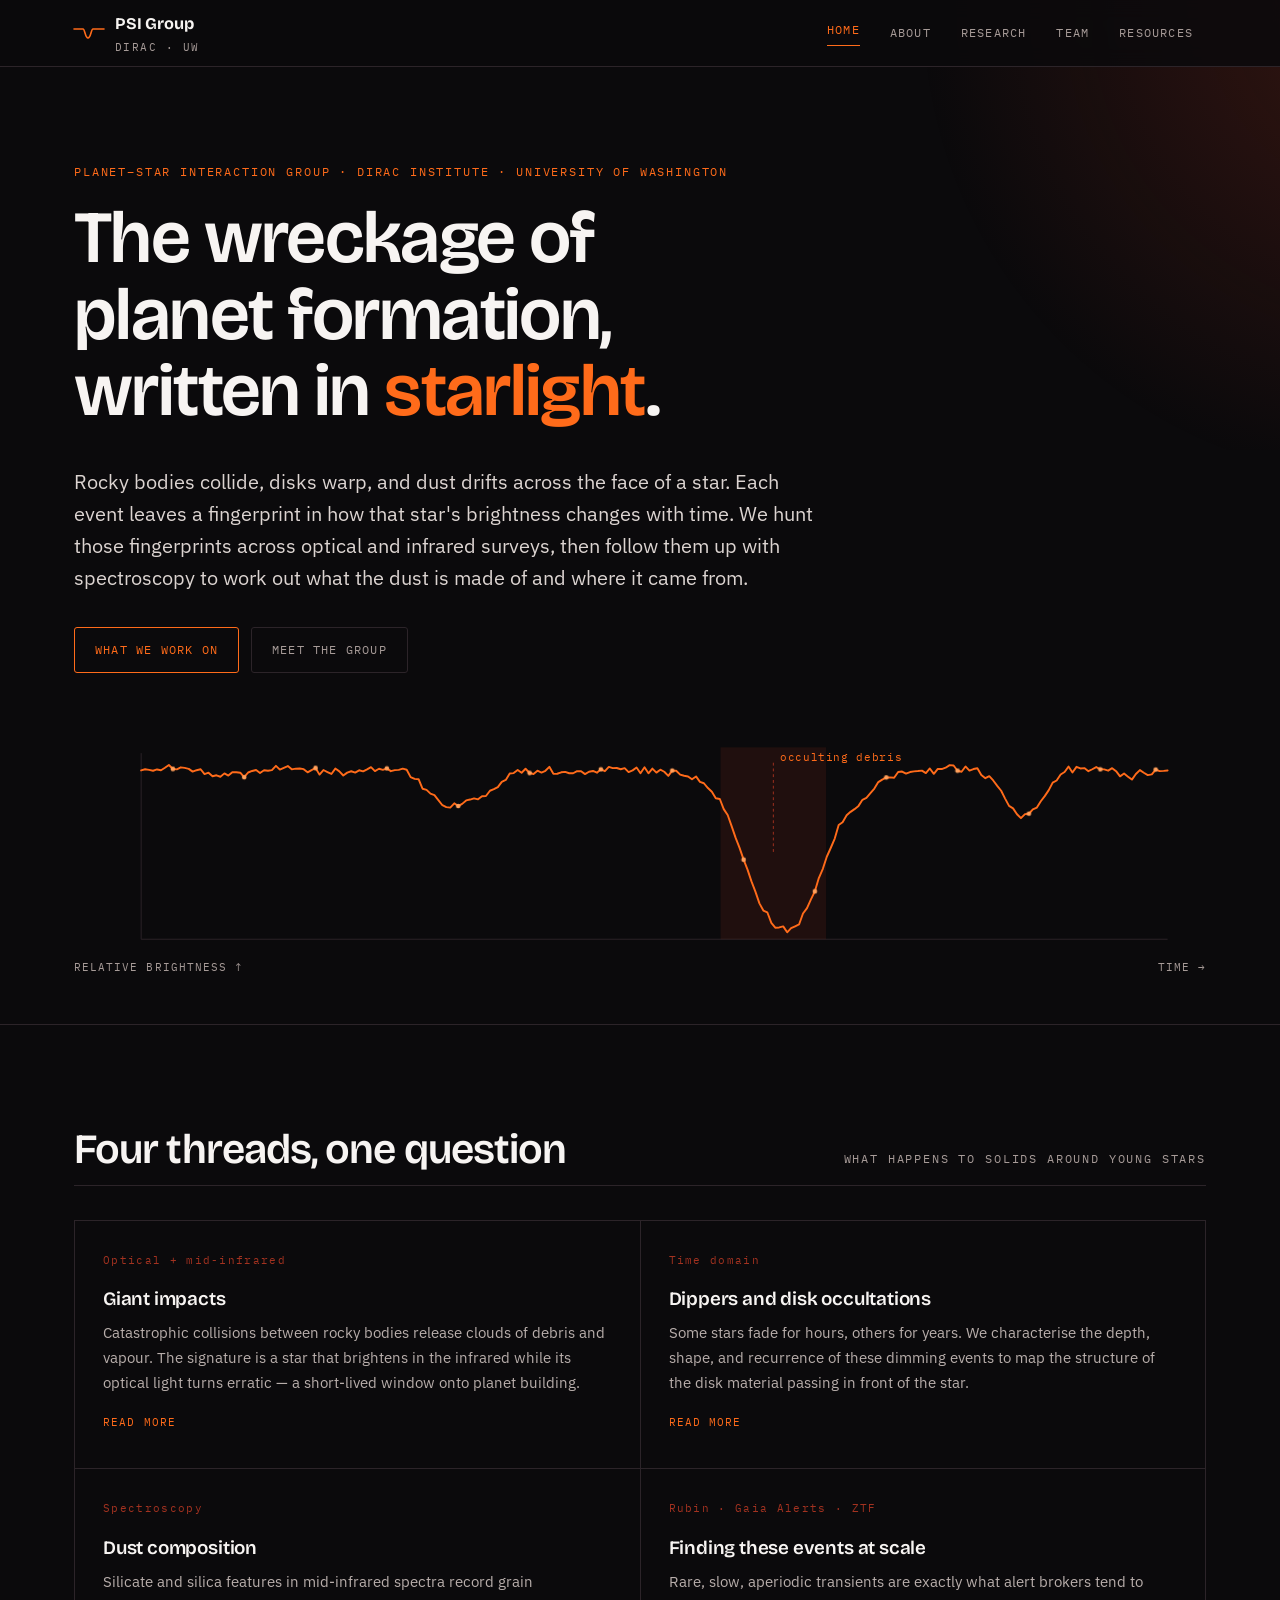
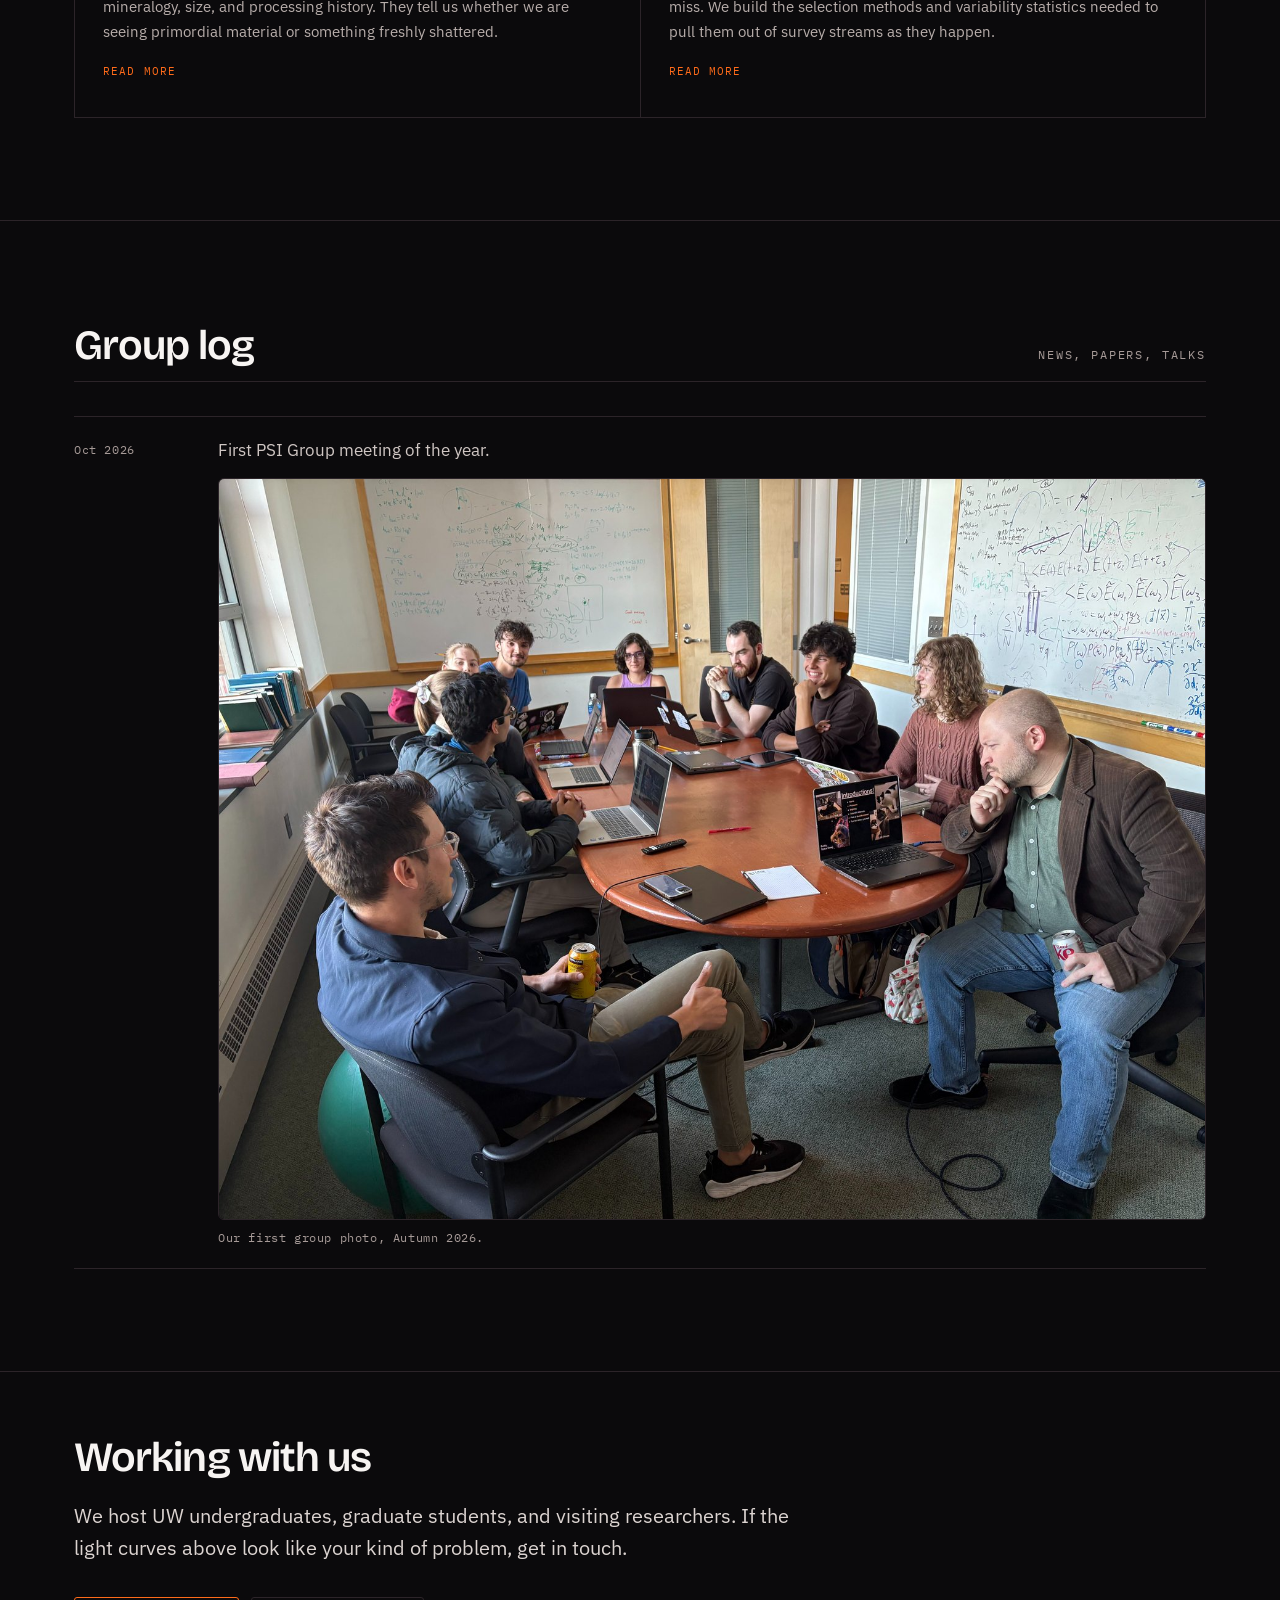
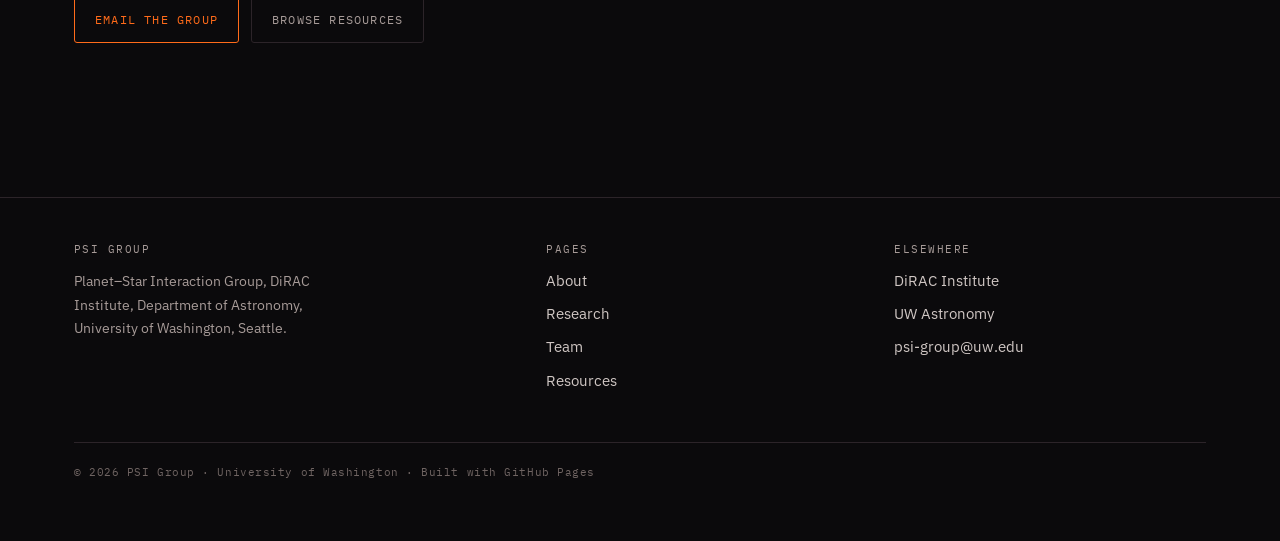
<file: index.html>
<!DOCTYPE html>
<html lang="en">
<head>
<meta charset="utf-8">
<meta name="viewport" content="width=device-width, initial-scale=1">
<title>PSI Group — Planet–Star Interaction · UW DiRAC Institute</title>
<meta name="description" content="The Planet–Star Interaction (PSI) Group at the DiRAC Institute, University of Washington, studies circumstellar dust, debris disks, and giant impacts with time-domain surveys.">
<link rel="preconnect" href="https://fonts.googleapis.com">
<link rel="preconnect" href="https://fonts.gstatic.com" crossorigin>
<link href="https://fonts.googleapis.com/css2?family=Bricolage+Grotesque:opsz,wght@12..96,400;12..96,600;12..96,700&family=IBM+Plex+Mono:wght@400;500&family=IBM+Plex+Sans:wght@400;500&display=swap" rel="stylesheet">
<link rel="stylesheet" href="assets/css/psi.css">
</head>
<body>
<a class="skip" href="#main">Skip to content</a>

<header class="nav">
  <div class="wrap nav__inner">
    <a class="brand" href="index.html">
      <svg class="brand__mark" viewBox="0 0 30 18" aria-hidden="true"><path d="M0 5 H7 L9 5 C11 5 11 14 14 14 C17 14 17 5 19 5 H30"/></svg>
      <span>
        <span class="brand__name">PSI Group</span>
        <span class="brand__sub">DiRAC · UW</span>
      </span>
    </a>
    <button class="nav__toggle" aria-expanded="false" aria-controls="navlinks">Menu</button>
    <ul class="nav__links" id="navlinks">
      <li><a href="index.html" aria-current="page">Home</a></li>
      <li><a href="about.html">About</a></li>
      <li><a href="research.html">Research</a></li>
      <li><a href="team.html">Team</a></li>
      <li><a href="resources.html">Resources</a></li>
    </ul>
  </div>
</header>

<main id="main">

  <section class="hero">
    <div class="wrap">
      <p class="eyebrow">Planet–Star Interaction Group · DiRAC Institute · University of Washington</p>
      <h1>The wreckage of planet formation, written in <em>starlight</em>.</h1>
      <p class="lede">Rocky bodies collide, disks warp, and dust drifts across the face of a star. Each event leaves a fingerprint in how that star's brightness changes with time. We hunt those fingerprints across optical and infrared surveys, then follow them up with spectroscopy to work out what the dust is made of and where it came from.</p>
      <div class="hero__cta">
        <a class="btn" href="research.html">What we work on</a>
        <a class="btn btn--ghost" href="team.html">Meet the group</a>
      </div>
    </div>
  </section>

  <figure class="curve wrap">
    <svg id="lc" viewBox="0 0 1180 250" data-full="0 0 1180 250" data-zoom="612 34 500 216" role="img" aria-label="Illustrative light curve of a dipper star: a flat baseline interrupted by deep, irregular dimming events caused by occulting dust.">
      <line class="curve__tick" x1="70" y1="240" x2="1140" y2="240"/>
      <line class="curve__tick" x1="70" y1="46" x2="70" y2="240"/>
      <rect class="curve__band" x="674" y="40" width="110" height="200"/>
      <line class="curve__lead" x1="729" y1="56" x2="729" y2="150"/>
      <text class="curve__note" x="736" y="54">occulting debris</text>
      <path class="curve__line" d="M 70.0 64.0 L 74.1 62.8 L 78.3 63.5 L 82.4 64.4 L 86.5 63.0 L 90.7 63.8 L 94.8 61.3 L 98.9 58.4 L 103.1 62.5 L 107.2 62.9 L 111.3 60.8 L 115.4 61.4 L 119.6 62.4 L 123.7 65.3 L 127.8 63.8 L 132.0 62.8 L 136.1 67.9 L 140.2 66.4 L 144.4 70.1 L 148.5 69.1 L 152.6 70.6 L 156.8 67.1 L 160.9 69.4 L 165.0 65.9 L 169.2 65.9 L 173.3 66.4 L 177.4 71.1 L 181.5 66.2 L 185.7 64.6 L 189.8 63.6 L 193.9 66.7 L 198.1 63.8 L 202.2 64.4 L 206.3 63.7 L 210.5 59.3 L 214.6 63.2 L 218.7 61.4 L 222.9 59.5 L 227.0 62.9 L 231.1 62.2 L 235.3 62.1 L 239.4 62.7 L 243.5 66.0 L 247.6 63.7 L 251.8 61.5 L 255.9 68.4 L 260.0 63.6 L 264.2 65.7 L 268.3 67.7 L 272.4 62.1 L 276.6 65.0 L 280.7 69.3 L 284.8 66.3 L 289.0 64.9 L 293.1 66.3 L 297.2 63.9 L 301.4 65.0 L 305.5 62.9 L 309.6 60.6 L 313.7 64.7 L 317.9 62.3 L 322.0 63.4 L 326.1 61.9 L 330.3 64.8 L 334.4 63.7 L 338.5 63.5 L 342.7 62.2 L 346.8 63.3 L 350.9 71.0 L 355.1 72.8 L 359.2 73.2 L 363.3 83.1 L 367.5 84.3 L 371.6 88.2 L 375.7 89.7 L 379.8 94.9 L 384.0 100.3 L 388.1 102.3 L 392.2 102.8 L 396.4 98.3 L 400.5 101.2 L 404.6 98.9 L 408.8 95.3 L 412.9 94.4 L 417.0 93.2 L 421.2 94.2 L 425.3 90.9 L 429.4 90.7 L 433.6 85.2 L 437.7 83.6 L 441.8 81.5 L 445.9 75.9 L 450.1 74.0 L 454.2 67.3 L 458.3 66.8 L 462.5 63.5 L 466.6 66.5 L 470.7 62.3 L 474.9 66.7 L 479.0 67.7 L 483.1 64.3 L 487.3 66.2 L 491.4 64.4 L 495.5 60.3 L 499.7 67.6 L 503.8 67.5 L 507.9 66.0 L 512.0 65.5 L 516.2 67.0 L 520.3 67.0 L 524.4 64.8 L 528.6 64.9 L 532.7 67.9 L 536.8 65.4 L 541.0 64.6 L 545.1 66.4 L 549.2 62.9 L 553.4 64.8 L 557.5 60.3 L 561.6 61.6 L 565.8 61.5 L 569.9 62.8 L 574.0 61.6 L 578.1 65.8 L 582.3 64.0 L 586.4 61.0 L 590.5 66.9 L 594.7 60.8 L 598.8 67.0 L 602.9 62.1 L 607.1 66.3 L 611.2 63.3 L 615.3 65.4 L 619.5 69.7 L 623.6 64.2 L 627.7 64.4 L 631.9 68.4 L 636.0 69.6 L 640.1 70.3 L 644.2 73.3 L 648.4 70.3 L 652.5 75.9 L 656.6 77.4 L 660.8 82.4 L 664.9 86.3 L 669.0 93.0 L 673.2 93.8 L 677.3 104.4 L 681.4 110.5 L 685.6 122.3 L 689.7 134.4 L 693.8 144.8 L 698.0 157.0 L 702.1 167.4 L 706.2 179.7 L 710.3 190.4 L 714.5 202.6 L 718.6 210.1 L 722.7 211.9 L 726.9 222.9 L 731.0 228.0 L 735.1 227.7 L 739.3 226.6 L 743.4 232.8 L 747.5 228.5 L 751.7 226.5 L 755.8 224.6 L 759.9 213.2 L 764.1 207.5 L 768.2 198.4 L 772.3 190.0 L 776.4 176.2 L 780.6 166.6 L 784.7 154.0 L 788.8 144.9 L 793.0 135.1 L 797.1 120.9 L 801.2 118.0 L 805.4 110.8 L 809.5 107.2 L 813.6 104.4 L 817.8 101.0 L 821.9 94.7 L 826.0 92.6 L 830.2 87.8 L 834.3 82.9 L 838.4 76.2 L 842.5 73.6 L 846.7 71.4 L 850.8 71.3 L 854.9 71.7 L 859.1 65.7 L 863.2 65.2 L 867.3 67.4 L 871.5 65.7 L 875.6 65.0 L 879.7 64.7 L 883.9 64.2 L 888.0 66.8 L 892.1 62.0 L 896.3 67.6 L 900.4 62.4 L 904.5 62.6 L 908.6 61.2 L 912.8 58.5 L 916.9 58.9 L 921.0 64.4 L 925.2 65.4 L 929.3 59.9 L 933.4 64.2 L 937.6 62.6 L 941.7 61.7 L 945.8 68.8 L 950.0 72.1 L 954.1 70.0 L 958.2 74.5 L 962.4 80.1 L 966.5 85.2 L 970.6 93.4 L 974.7 101.0 L 978.9 103.6 L 983.0 109.7 L 987.1 113.8 L 991.3 109.6 L 995.4 109.2 L 999.5 104.7 L 1003.7 102.8 L 1007.8 96.2 L 1011.9 90.8 L 1016.1 84.6 L 1020.2 76.8 L 1024.3 74.5 L 1028.5 68.3 L 1032.6 65.7 L 1036.7 60.0 L 1040.8 66.2 L 1045.0 60.3 L 1049.1 62.0 L 1053.2 61.6 L 1057.4 64.8 L 1061.5 62.8 L 1065.6 60.5 L 1069.8 62.8 L 1073.9 62.9 L 1078.0 64.3 L 1082.2 61.7 L 1086.3 64.8 L 1090.4 70.2 L 1094.6 67.3 L 1098.7 70.5 L 1102.8 73.6 L 1106.9 67.8 L 1111.1 63.7 L 1115.2 66.5 L 1119.3 68.9 L 1123.5 68.1 L 1127.6 63.1 L 1131.7 64.8 L 1135.9 64.5 L 1140.0 64.1"/>
      <circle class="curve__pt" cx="103.1" cy="62.5" r="2.4" style="animation-delay:.46s"/>
      <circle class="curve__pt" cx="177.4" cy="71.1" r="2.4" style="animation-delay:.61s"/>
      <circle class="curve__pt" cx="251.8" cy="61.5" r="2.4" style="animation-delay:.75s"/>
      <circle class="curve__pt" cx="326.1" cy="61.9" r="2.4" style="animation-delay:.90s"/>
      <circle class="curve__pt" cx="400.5" cy="101.2" r="2.4" style="animation-delay:1.04s"/>
      <circle class="curve__pt" cx="474.9" cy="66.7" r="2.4" style="animation-delay:1.18s"/>
      <circle class="curve__pt" cx="549.2" cy="62.9" r="2.4" style="animation-delay:1.33s"/>
      <circle class="curve__pt" cx="623.6" cy="64.2" r="2.4" style="animation-delay:1.47s"/>
      <circle class="curve__pt" cx="698.0" cy="157.0" r="2.4" style="animation-delay:1.62s"/>
      <circle class="curve__pt" cx="772.3" cy="190.0" r="2.4" style="animation-delay:1.76s"/>
      <circle class="curve__pt" cx="846.7" cy="71.4" r="2.4" style="animation-delay:1.90s"/>
      <circle class="curve__pt" cx="921.0" cy="64.4" r="2.4" style="animation-delay:2.05s"/>
      <circle class="curve__pt" cx="995.4" cy="109.2" r="2.4" style="animation-delay:2.19s"/>
      <circle class="curve__pt" cx="1069.8" cy="62.8" r="2.4" style="animation-delay:2.34s"/>
      <circle class="curve__pt" cx="1127.6" cy="63.1" r="2.4" style="animation-delay:2.45s"/>
    </svg>
    <figcaption>
      <span>relative brightness ↑</span>
      <span>time →</span>
    </figcaption>
  </figure>

  <section class="band band--edge">
    <div class="wrap">
      <div class="shead">
        <h2>Four threads, one question</h2>
        <p class="eyebrow eyebrow--ash">What happens to solids around young stars</p>
      </div>
      <div class="grid grid--2 reveal">
        <a class="cell" href="research.html">
          <span class="cell__idx">Optical + mid-infrared</span>
          <h3>Giant impacts</h3>
          <p>Catastrophic collisions between rocky bodies release clouds of debris and vapour. The signature is a star that brightens in the infrared while its optical light turns erratic — a short-lived window onto planet building.</p>
          <span class="cell__more">Read more</span>
        </a>
        <a class="cell" href="research.html">
          <span class="cell__idx">Time domain</span>
          <h3>Dippers and disk occultations</h3>
          <p>Some stars fade for hours, others for years. We characterise the depth, shape, and recurrence of these dimming events to map the structure of the disk material passing in front of the star.</p>
          <span class="cell__more">Read more</span>
        </a>
        <a class="cell" href="research.html">
          <span class="cell__idx">Spectroscopy</span>
          <h3>Dust composition</h3>
          <p>Silicate and silica features in mid-infrared spectra record grain mineralogy, size, and processing history. They tell us whether we are seeing primordial material or something freshly shattered.</p>
          <span class="cell__more">Read more</span>
        </a>
        <a class="cell" href="research.html">
          <span class="cell__idx">Rubin · Gaia Alerts · ZTF</span>
          <h3>Finding these events at scale</h3>
          <p>Rare, slow, aperiodic transients are exactly what alert brokers tend to miss. We build the selection methods and variability statistics needed to pull them out of survey streams as they happen.</p>
          <span class="cell__more">Read more</span>
        </a>
      </div>
    </div>
  </section>

  <section class="band band--edge">
    <div class="wrap">
      <div class="shead">
        <h2>Group log</h2>
        <p class="eyebrow eyebrow--ash">News, papers, talks</p>
      </div>
      <ul class="log reveal">
        <li class="log__post">
          <time datetime="2026-10">Oct 2026</time>
          <div>
            <p>First PSI Group meeting of the year.</p>
            <figure class="log__figure">
              <img src="assets/img/log/2026-10-first-meeting.jpg" alt="The PSI Group around a conference table at the first meeting of the year, laptops open and whiteboards full of equations." loading="lazy">
              <figcaption>Our first group photo, Autumn 2026.</figcaption>
            </figure>
          </div>
        </li>
      </ul>
    </div>
  </section>

  <section class="band band--edge band--tight">
    <div class="wrap">
      <h2>Working with us</h2>
      <p class="lede">We host UW undergraduates, graduate students, and visiting researchers. If the light curves above look like your kind of problem, get in touch.</p>
      <div class="hero__cta">
        <a class="btn" href="mailto:psi-group@uw.edu">Email the group</a>
        <a class="btn btn--ghost" href="resources.html">Browse resources</a>
      </div>
    </div>
  </section>

</main>

<footer class="foot">
  <div class="wrap">
    <div class="foot__grid">
      <div>
        <h4>PSI Group</h4>
        <p class="foot__note">Planet–Star Interaction Group, DiRAC Institute, Department of Astronomy, University of Washington, Seattle.</p>
      </div>
      <div>
        <h4>Pages</h4>
        <ul>
          <li><a href="about.html">About</a></li>
          <li><a href="research.html">Research</a></li>
          <li><a href="team.html">Team</a></li>
          <li><a href="resources.html">Resources</a></li>
        </ul>
      </div>
      <div>
        <h4>Elsewhere</h4>
        <ul>
          <li><a href="https://dirac.astro.washington.edu/">DiRAC Institute</a></li>
          <li><a href="https://astro.washington.edu/">UW Astronomy</a></li>
          <li><a href="mailto:psi-group@uw.edu">psi-group@uw.edu</a></li>
        </ul>
      </div>
    </div>
    <p class="foot__legal">© 2026 PSI Group · University of Washington · Built with GitHub Pages</p>
  </div>
</footer>

<script src="assets/js/site.js"></script>
</body>
</html>
</file>
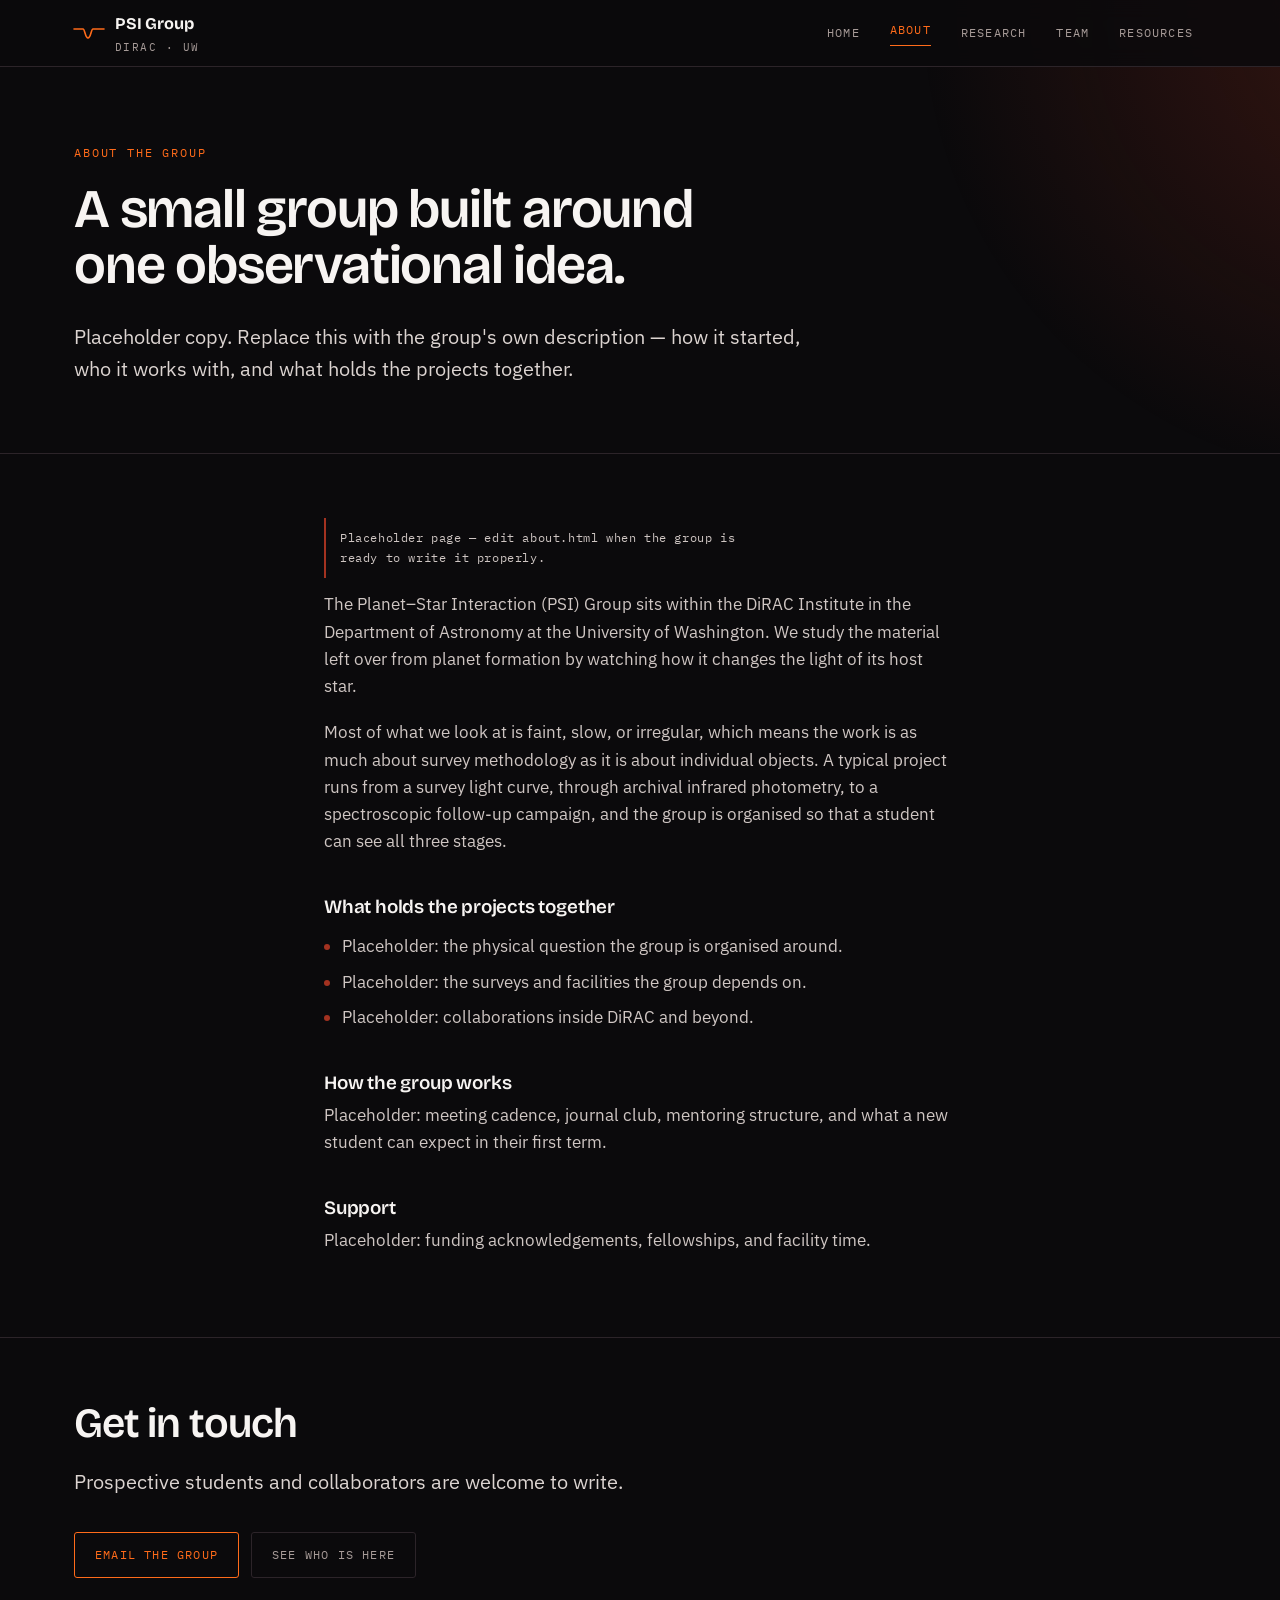
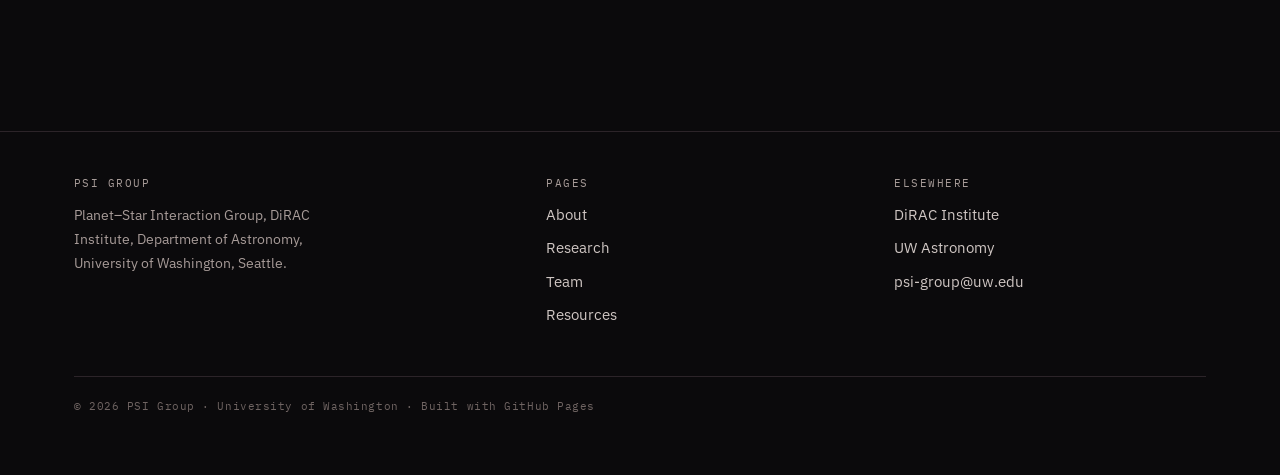
<file: about.html>
<!DOCTYPE html>
<html lang="en">
<head>
<meta charset="utf-8">
<meta name="viewport" content="width=device-width, initial-scale=1">
<title>About — PSI Group · UW DiRAC</title>
<meta name="description" content="About the Planet–Star Interaction Group at the DiRAC Institute, University of Washington.">
<link rel="preconnect" href="https://fonts.googleapis.com">
<link rel="preconnect" href="https://fonts.gstatic.com" crossorigin>
<link href="https://fonts.googleapis.com/css2?family=Bricolage+Grotesque:opsz,wght@12..96,400;12..96,600;12..96,700&family=IBM+Plex+Mono:wght@400;500&family=IBM+Plex+Sans:wght@400;500&display=swap" rel="stylesheet">
<link rel="stylesheet" href="assets/css/psi.css">
</head>
<body>
<a class="skip" href="#main">Skip to content</a>

<header class="nav">
  <div class="wrap nav__inner">
    <a class="brand" href="index.html">
      <svg class="brand__mark" viewBox="0 0 30 18" aria-hidden="true"><path d="M0 5 H7 L9 5 C11 5 11 14 14 14 C17 14 17 5 19 5 H30"/></svg>
      <span>
        <span class="brand__name">PSI Group</span>
        <span class="brand__sub">DiRAC &middot; UW</span>
      </span>
    </a>
    <button class="nav__toggle" aria-expanded="false" aria-controls="navlinks">Menu</button>
    <ul class="nav__links" id="navlinks">
      <li><a href="index.html">Home</a></li>
      <li><a href="about.html" aria-current="page">About</a></li>
      <li><a href="research.html">Research</a></li>
      <li><a href="team.html">Team</a></li>
      <li><a href="resources.html">Resources</a></li>
    </ul>
  </div>
</header>

<main id="main">

  <section class="page-head">
    <div class="wrap">
      <p class="eyebrow">About the group</p>
      <h1>A small group built around one observational idea.</h1>
      <p class="lede">Placeholder copy. Replace this with the group's own description &mdash; how it started, who it works with, and what holds the projects together.</p>
    </div>
  </section>

  <section class="band band--edge band--tight">
    <div class="wrap prose reveal">
      <p class="placeholder">Placeholder page &mdash; edit about.html when the group is ready to write it properly.</p>

      <p>The Planet&ndash;Star Interaction (PSI) Group sits within the DiRAC Institute in the Department of Astronomy at the University of Washington. We study the material left over from planet formation by watching how it changes the light of its host star.</p>

      <p>Most of what we look at is faint, slow, or irregular, which means the work is as much about survey methodology as it is about individual objects. A typical project runs from a survey light curve, through archival infrared photometry, to a spectroscopic follow-up campaign, and the group is organised so that a student can see all three stages.</p>

      <h3>What holds the projects together</h3>
      <ul>
        <li>Placeholder: the physical question the group is organised around.</li>
        <li>Placeholder: the surveys and facilities the group depends on.</li>
        <li>Placeholder: collaborations inside DiRAC and beyond.</li>
      </ul>

      <h3>How the group works</h3>
      <p>Placeholder: meeting cadence, journal club, mentoring structure, and what a new student can expect in their first term.</p>

      <h3>Support</h3>
      <p>Placeholder: funding acknowledgements, fellowships, and facility time.</p>
    </div>
  </section>

  <section class="band band--edge band--tight">
    <div class="wrap">
      <h2>Get in touch</h2>
      <p class="lede">Prospective students and collaborators are welcome to write.</p>
      <div class="hero__cta">
        <a class="btn" href="mailto:psi-group@uw.edu">Email the group</a>
        <a class="btn btn--ghost" href="team.html">See who is here</a>
      </div>
    </div>
  </section>

</main>

<footer class="foot">
  <div class="wrap">
    <div class="foot__grid">
      <div>
        <h4>PSI Group</h4>
        <p class="foot__note">Planet&ndash;Star Interaction Group, DiRAC Institute, Department of Astronomy, University of Washington, Seattle.</p>
      </div>
      <div>
        <h4>Pages</h4>
        <ul>
          <li><a href="about.html">About</a></li>
          <li><a href="research.html">Research</a></li>
          <li><a href="team.html">Team</a></li>
          <li><a href="resources.html">Resources</a></li>
        </ul>
      </div>
      <div>
        <h4>Elsewhere</h4>
        <ul>
          <li><a href="https://dirac.astro.washington.edu/">DiRAC Institute</a></li>
          <li><a href="https://astro.washington.edu/">UW Astronomy</a></li>
          <li><a href="mailto:psi-group@uw.edu">psi-group@uw.edu</a></li>
        </ul>
      </div>
    </div>
    <p class="foot__legal">&copy; 2026 PSI Group &middot; University of Washington &middot; Built with GitHub Pages</p>
  </div>
</footer>

<script src="assets/js/site.js"></script>

</body>
</html>
</file>
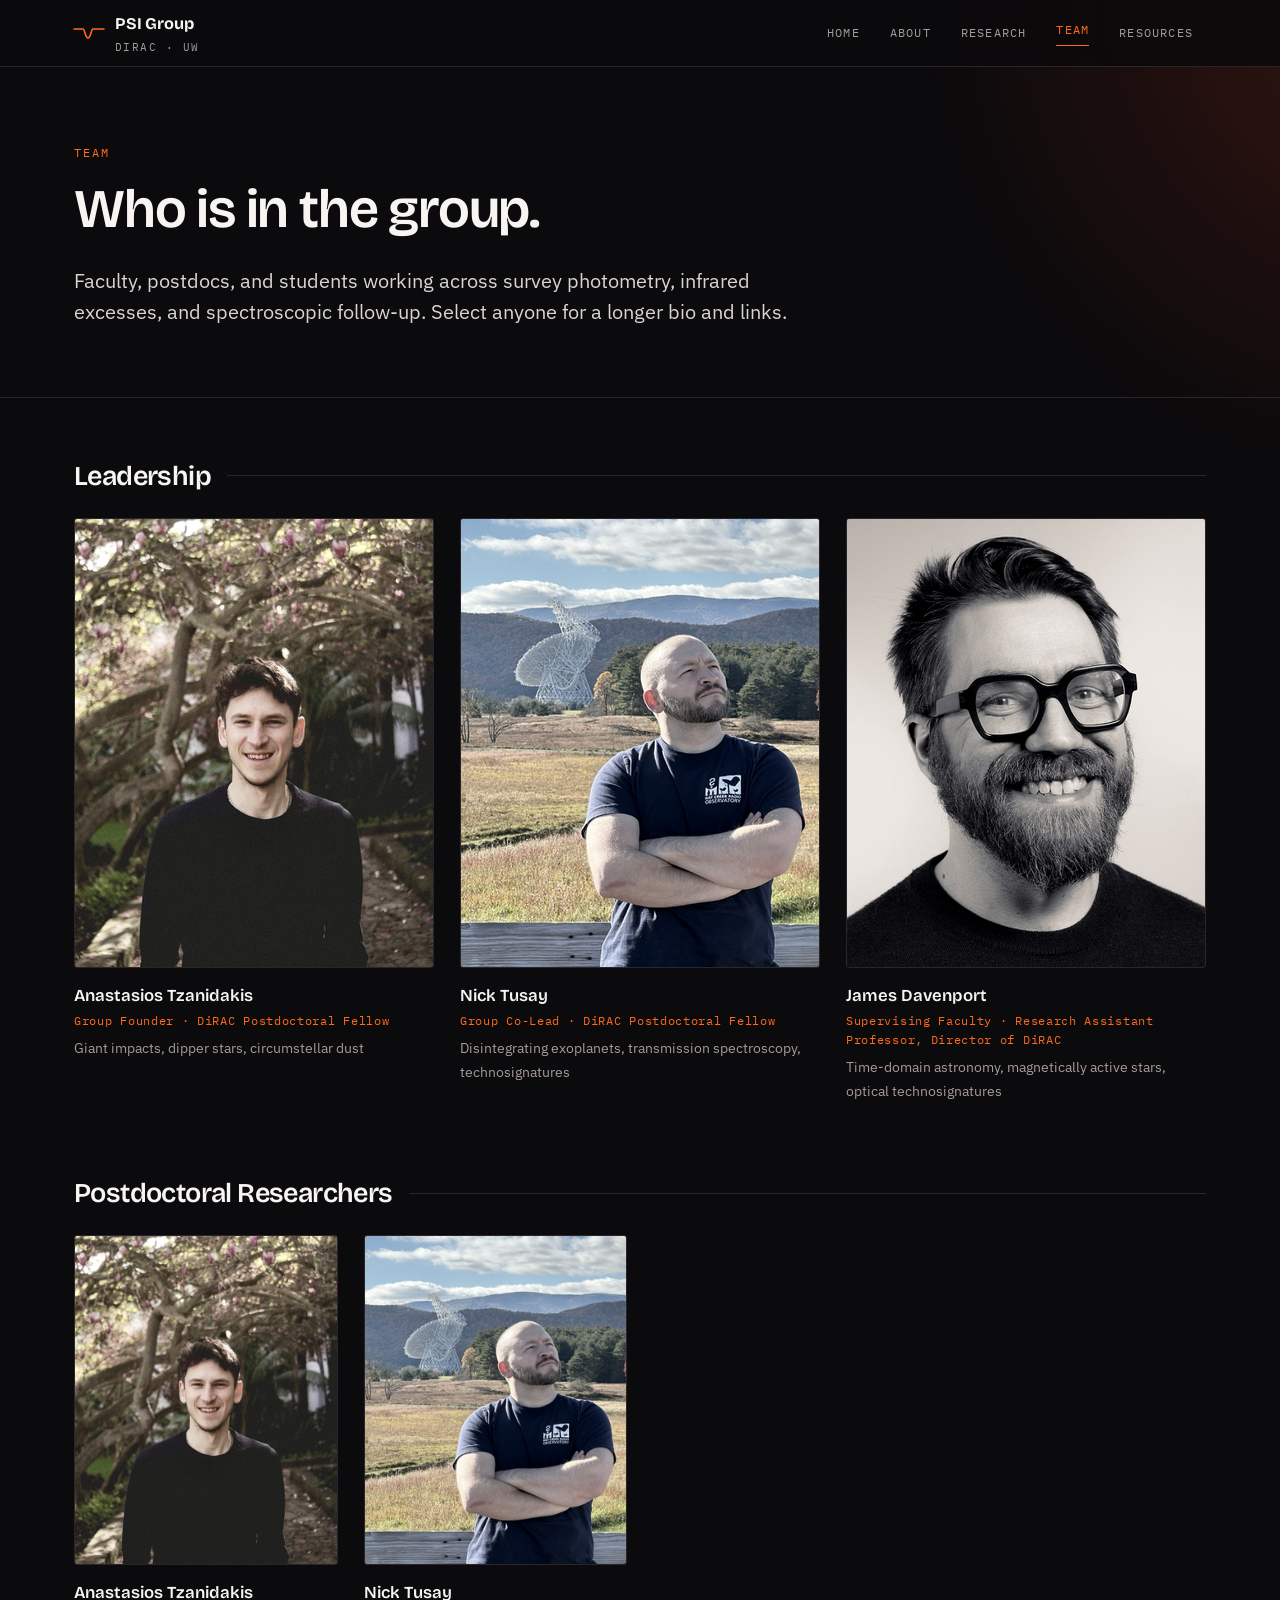
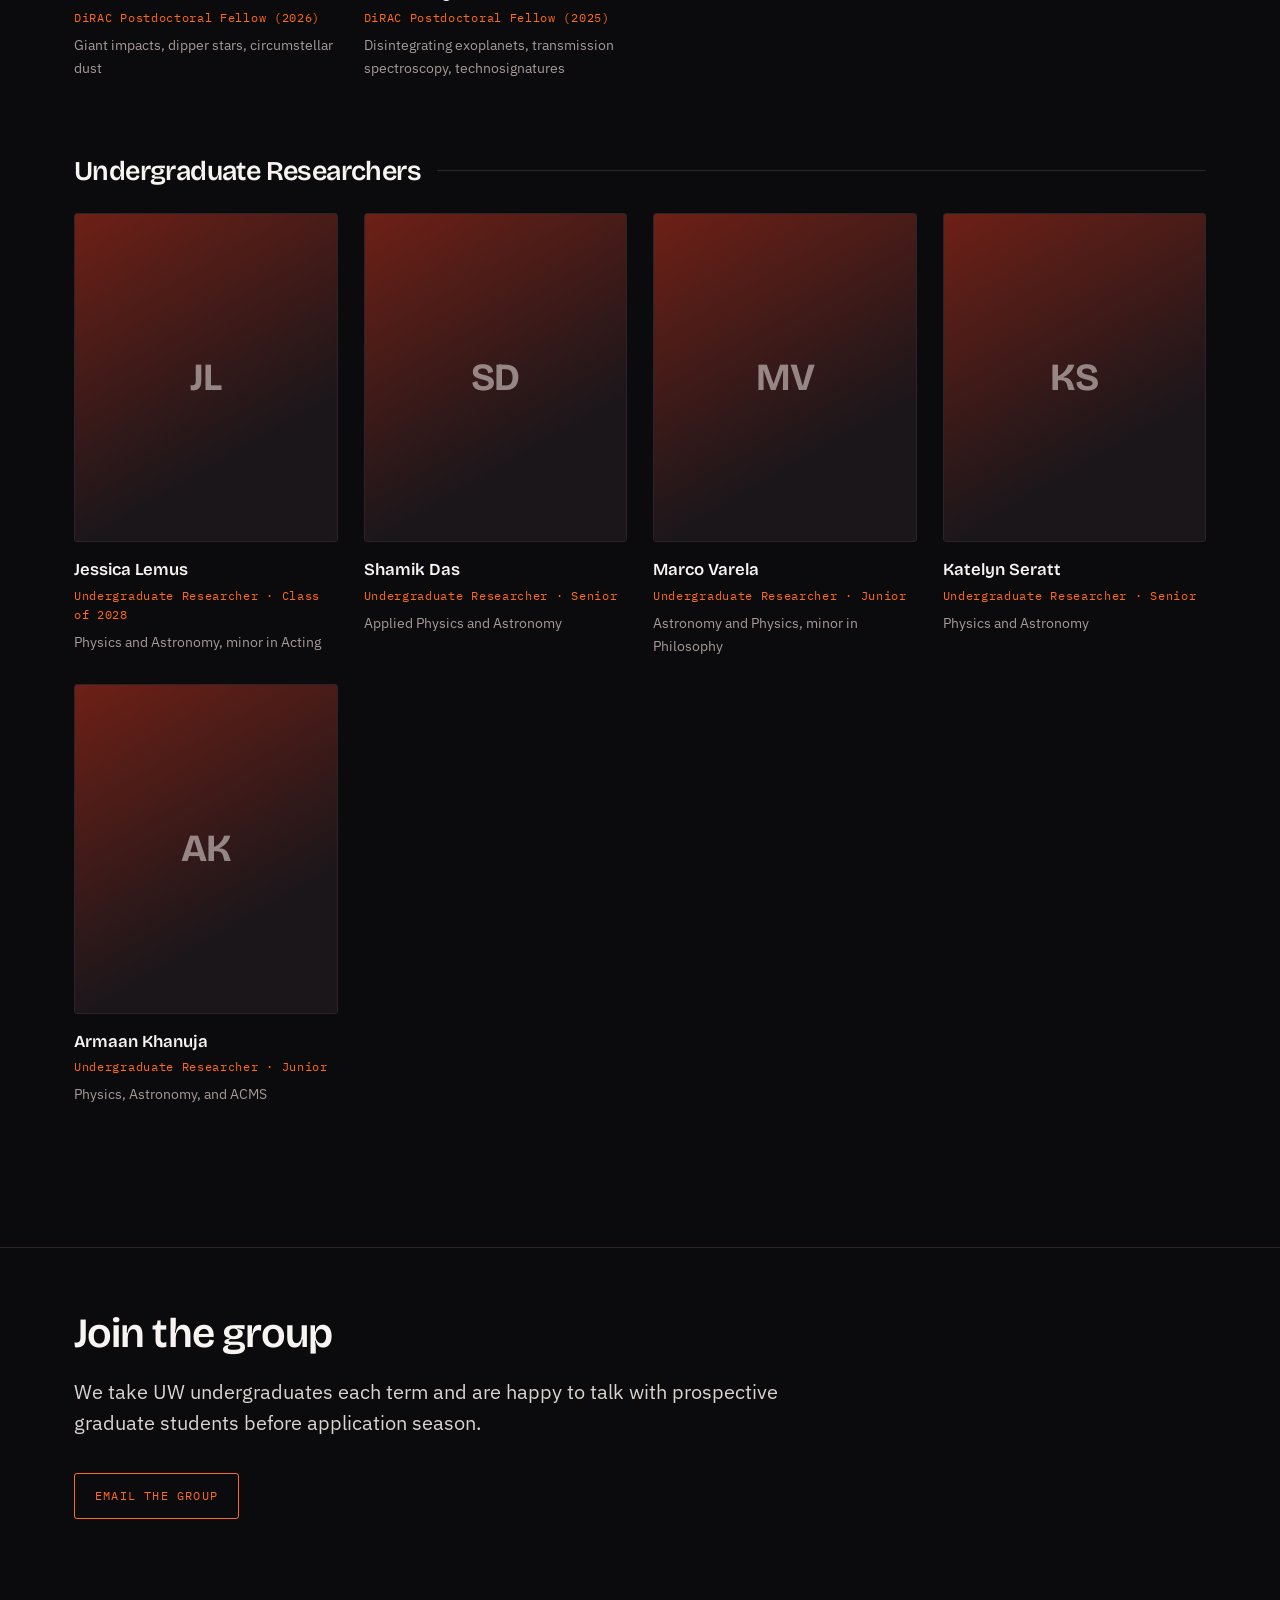
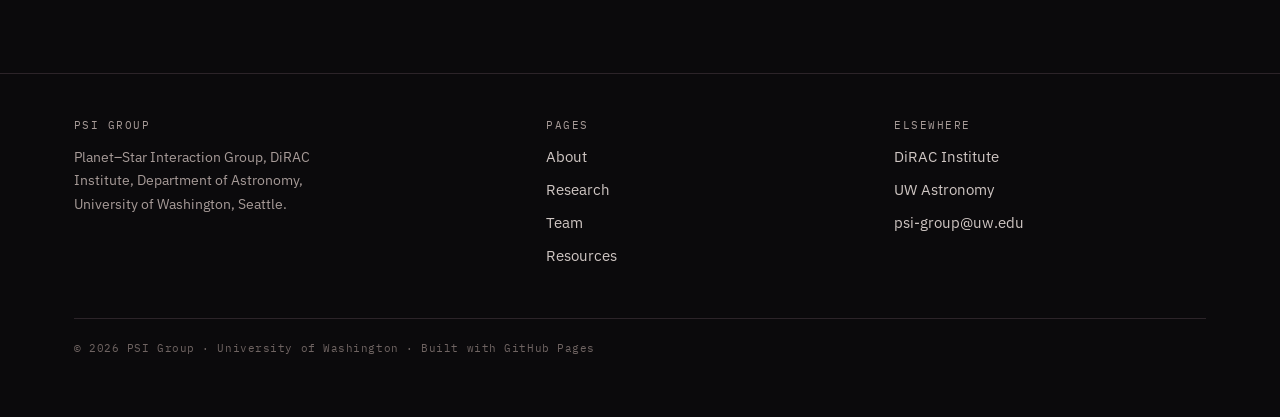
<file: leadership.html>
<!DOCTYPE html>
<html lang="en">
<head>
<meta charset="utf-8">
<title>Redirecting to Team — PSI Group</title>
<link rel="canonical" href="team.html">
<meta http-equiv="refresh" content="0; url=team.html">
</head>
<body style="background:#0B0A0C;color:#F7F4F2;font-family:system-ui;padding:40px">
<p>This page moved. <a href="team.html" style="color:#FF6B1A">Go to the Team page</a>.</p>
</body>
</html>
</file>
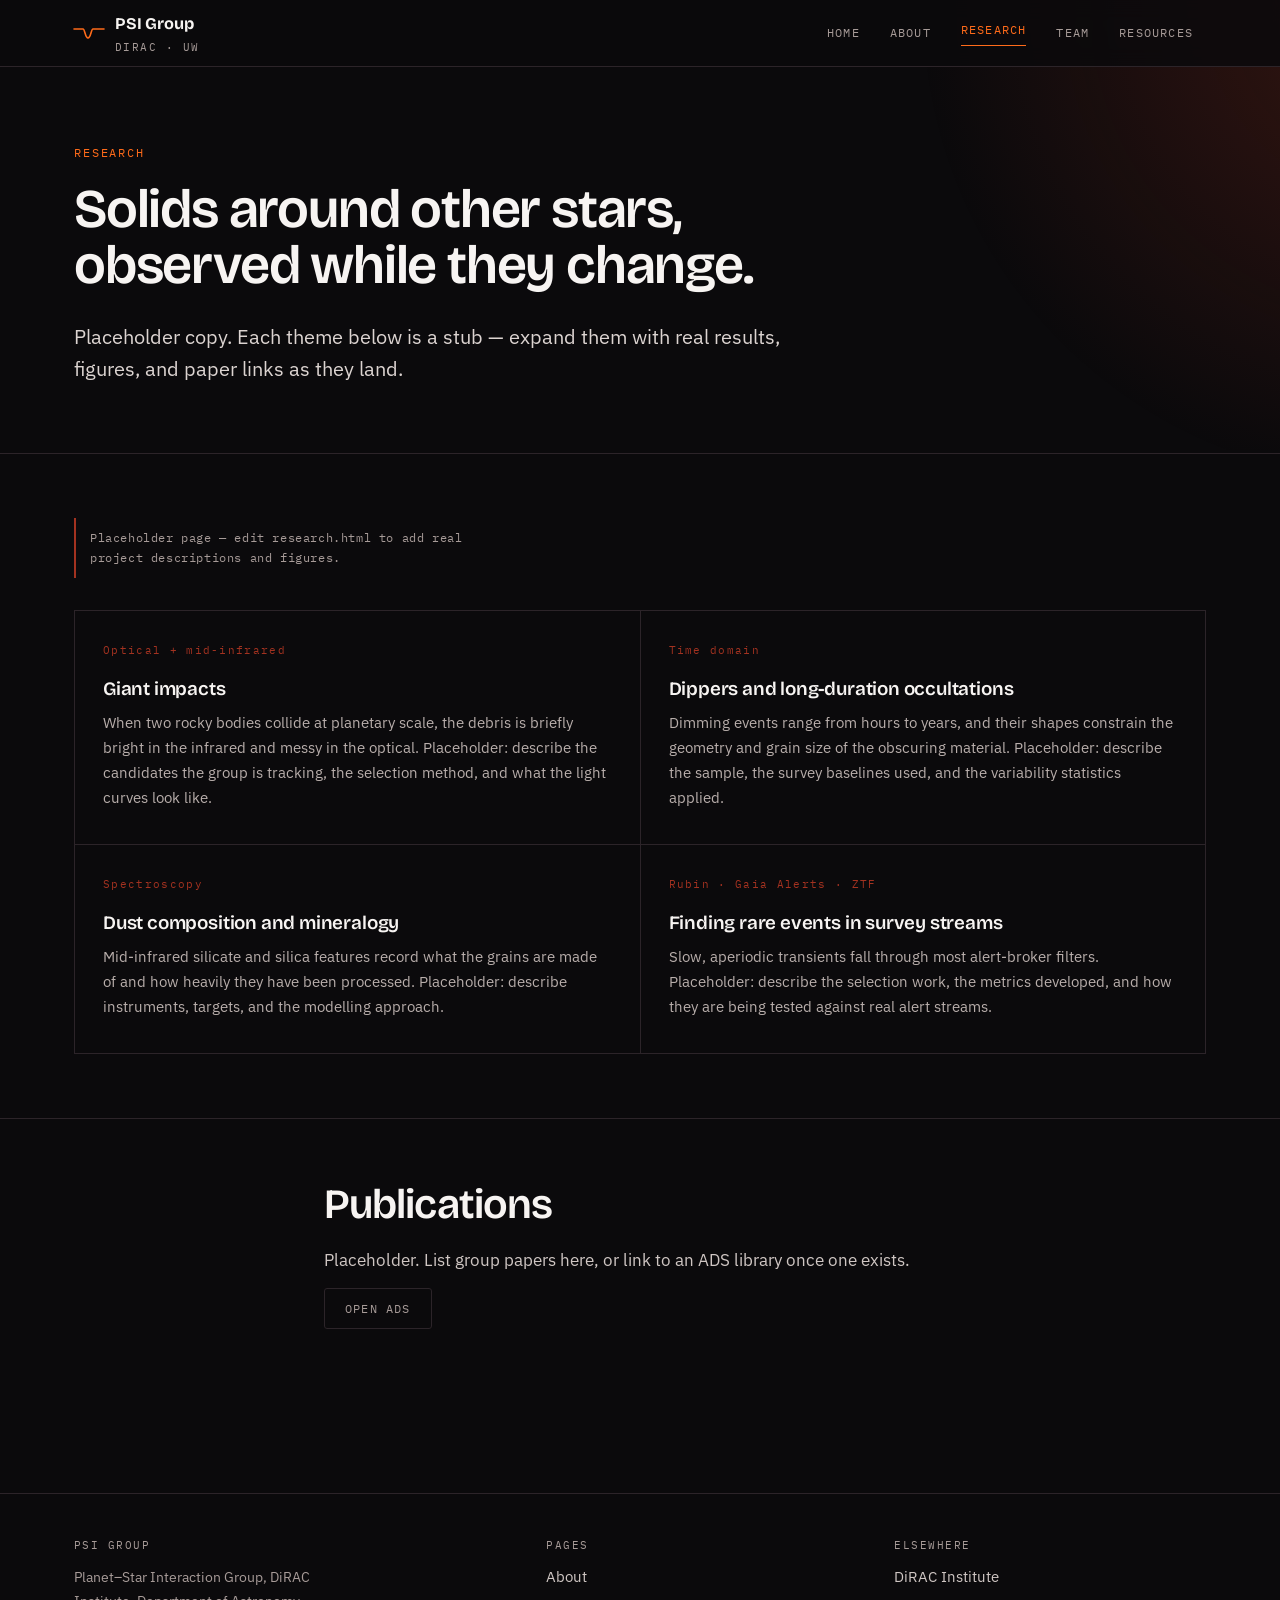
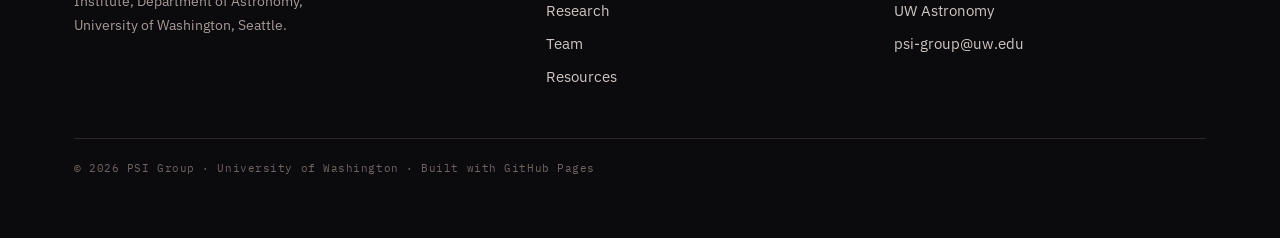
<file: research.html>
<!DOCTYPE html>
<html lang="en">
<head>
<meta charset="utf-8">
<meta name="viewport" content="width=device-width, initial-scale=1">
<title>Research — PSI Group · UW DiRAC</title>
<meta name="description" content="Research themes of the PSI Group: giant impacts, dipper stars, dust composition, and survey methods.">
<link rel="preconnect" href="https://fonts.googleapis.com">
<link rel="preconnect" href="https://fonts.gstatic.com" crossorigin>
<link href="https://fonts.googleapis.com/css2?family=Bricolage+Grotesque:opsz,wght@12..96,400;12..96,600;12..96,700&family=IBM+Plex+Mono:wght@400;500&family=IBM+Plex+Sans:wght@400;500&display=swap" rel="stylesheet">
<link rel="stylesheet" href="assets/css/psi.css">
</head>
<body>
<a class="skip" href="#main">Skip to content</a>

<header class="nav">
  <div class="wrap nav__inner">
    <a class="brand" href="index.html">
      <svg class="brand__mark" viewBox="0 0 30 18" aria-hidden="true"><path d="M0 5 H7 L9 5 C11 5 11 14 14 14 C17 14 17 5 19 5 H30"/></svg>
      <span>
        <span class="brand__name">PSI Group</span>
        <span class="brand__sub">DiRAC &middot; UW</span>
      </span>
    </a>
    <button class="nav__toggle" aria-expanded="false" aria-controls="navlinks">Menu</button>
    <ul class="nav__links" id="navlinks">
      <li><a href="index.html">Home</a></li>
      <li><a href="about.html">About</a></li>
      <li><a href="research.html" aria-current="page">Research</a></li>
      <li><a href="team.html">Team</a></li>
      <li><a href="resources.html">Resources</a></li>
    </ul>
  </div>
</header>

<main id="main">

  <section class="page-head">
    <div class="wrap">
      <p class="eyebrow">Research</p>
      <h1>Solids around other stars, observed while they change.</h1>
      <p class="lede">Placeholder copy. Each theme below is a stub &mdash; expand them with real results, figures, and paper links as they land.</p>
    </div>
  </section>

  <section class="band band--edge band--tight">
    <div class="wrap">
      <p class="placeholder">Placeholder page &mdash; edit research.html to add real project descriptions and figures.</p>
      <div class="grid grid--2 reveal">
        <div class="cell">
          <span class="cell__idx">Optical + mid-infrared</span>
          <h3>Giant impacts</h3>
          <p>When two rocky bodies collide at planetary scale, the debris is briefly bright in the infrared and messy in the optical. Placeholder: describe the candidates the group is tracking, the selection method, and what the light curves look like.</p>
        </div>
        <div class="cell">
          <span class="cell__idx">Time domain</span>
          <h3>Dippers and long-duration occultations</h3>
          <p>Dimming events range from hours to years, and their shapes constrain the geometry and grain size of the obscuring material. Placeholder: describe the sample, the survey baselines used, and the variability statistics applied.</p>
        </div>
        <div class="cell">
          <span class="cell__idx">Spectroscopy</span>
          <h3>Dust composition and mineralogy</h3>
          <p>Mid-infrared silicate and silica features record what the grains are made of and how heavily they have been processed. Placeholder: describe instruments, targets, and the modelling approach.</p>
        </div>
        <div class="cell">
          <span class="cell__idx">Rubin &middot; Gaia Alerts &middot; ZTF</span>
          <h3>Finding rare events in survey streams</h3>
          <p>Slow, aperiodic transients fall through most alert-broker filters. Placeholder: describe the selection work, the metrics developed, and how they are being tested against real alert streams.</p>
        </div>
      </div>
    </div>
  </section>

  <section class="band band--edge band--tight">
    <div class="wrap prose reveal">
      <h2>Publications</h2>
      <p>Placeholder. List group papers here, or link to an ADS library once one exists.</p>
      <p><a class="btn btn--ghost" href="https://ui.adsabs.harvard.edu/">Open ADS</a></p>
    </div>
  </section>

</main>

<footer class="foot">
  <div class="wrap">
    <div class="foot__grid">
      <div>
        <h4>PSI Group</h4>
        <p class="foot__note">Planet&ndash;Star Interaction Group, DiRAC Institute, Department of Astronomy, University of Washington, Seattle.</p>
      </div>
      <div>
        <h4>Pages</h4>
        <ul>
          <li><a href="about.html">About</a></li>
          <li><a href="research.html">Research</a></li>
          <li><a href="team.html">Team</a></li>
          <li><a href="resources.html">Resources</a></li>
        </ul>
      </div>
      <div>
        <h4>Elsewhere</h4>
        <ul>
          <li><a href="https://dirac.astro.washington.edu/">DiRAC Institute</a></li>
          <li><a href="https://astro.washington.edu/">UW Astronomy</a></li>
          <li><a href="mailto:psi-group@uw.edu">psi-group@uw.edu</a></li>
        </ul>
      </div>
    </div>
    <p class="foot__legal">&copy; 2026 PSI Group &middot; University of Washington &middot; Built with GitHub Pages</p>
  </div>
</footer>

<script src="assets/js/site.js"></script>

</body>
</html>
</file>
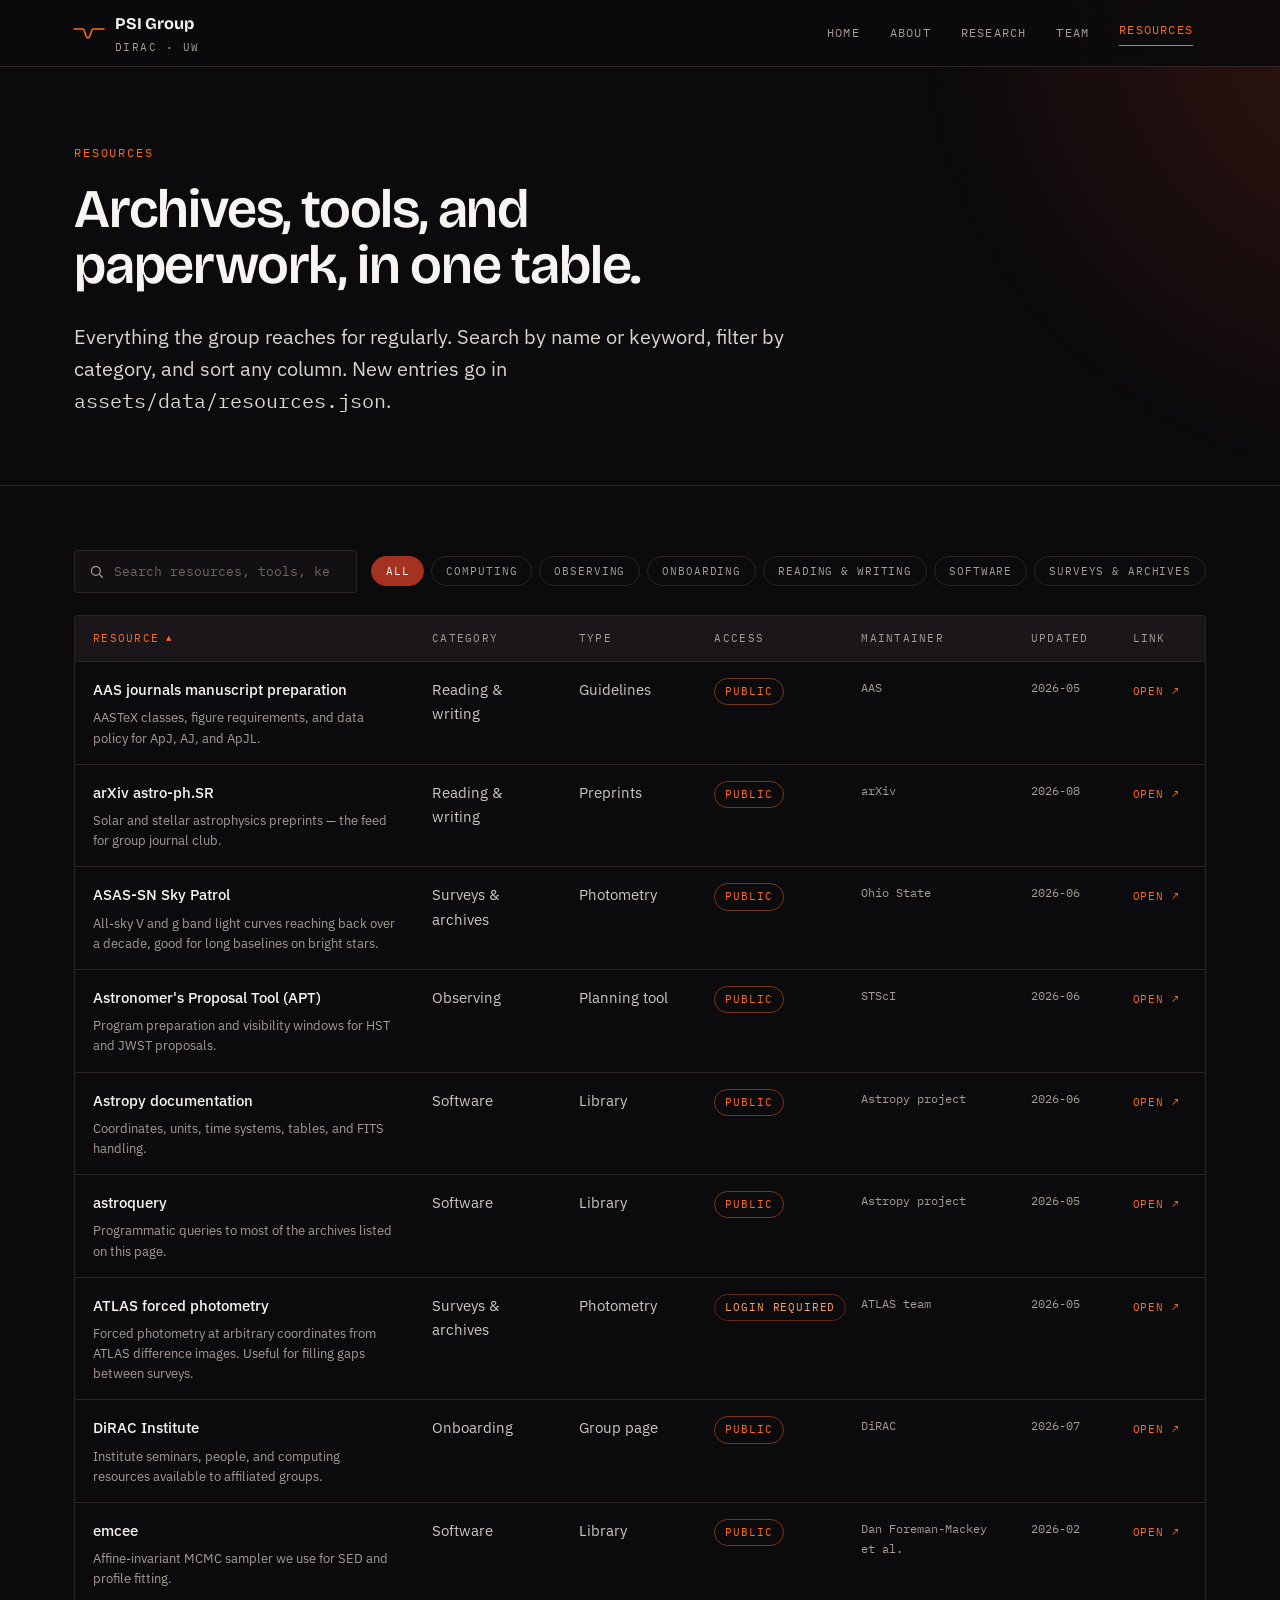
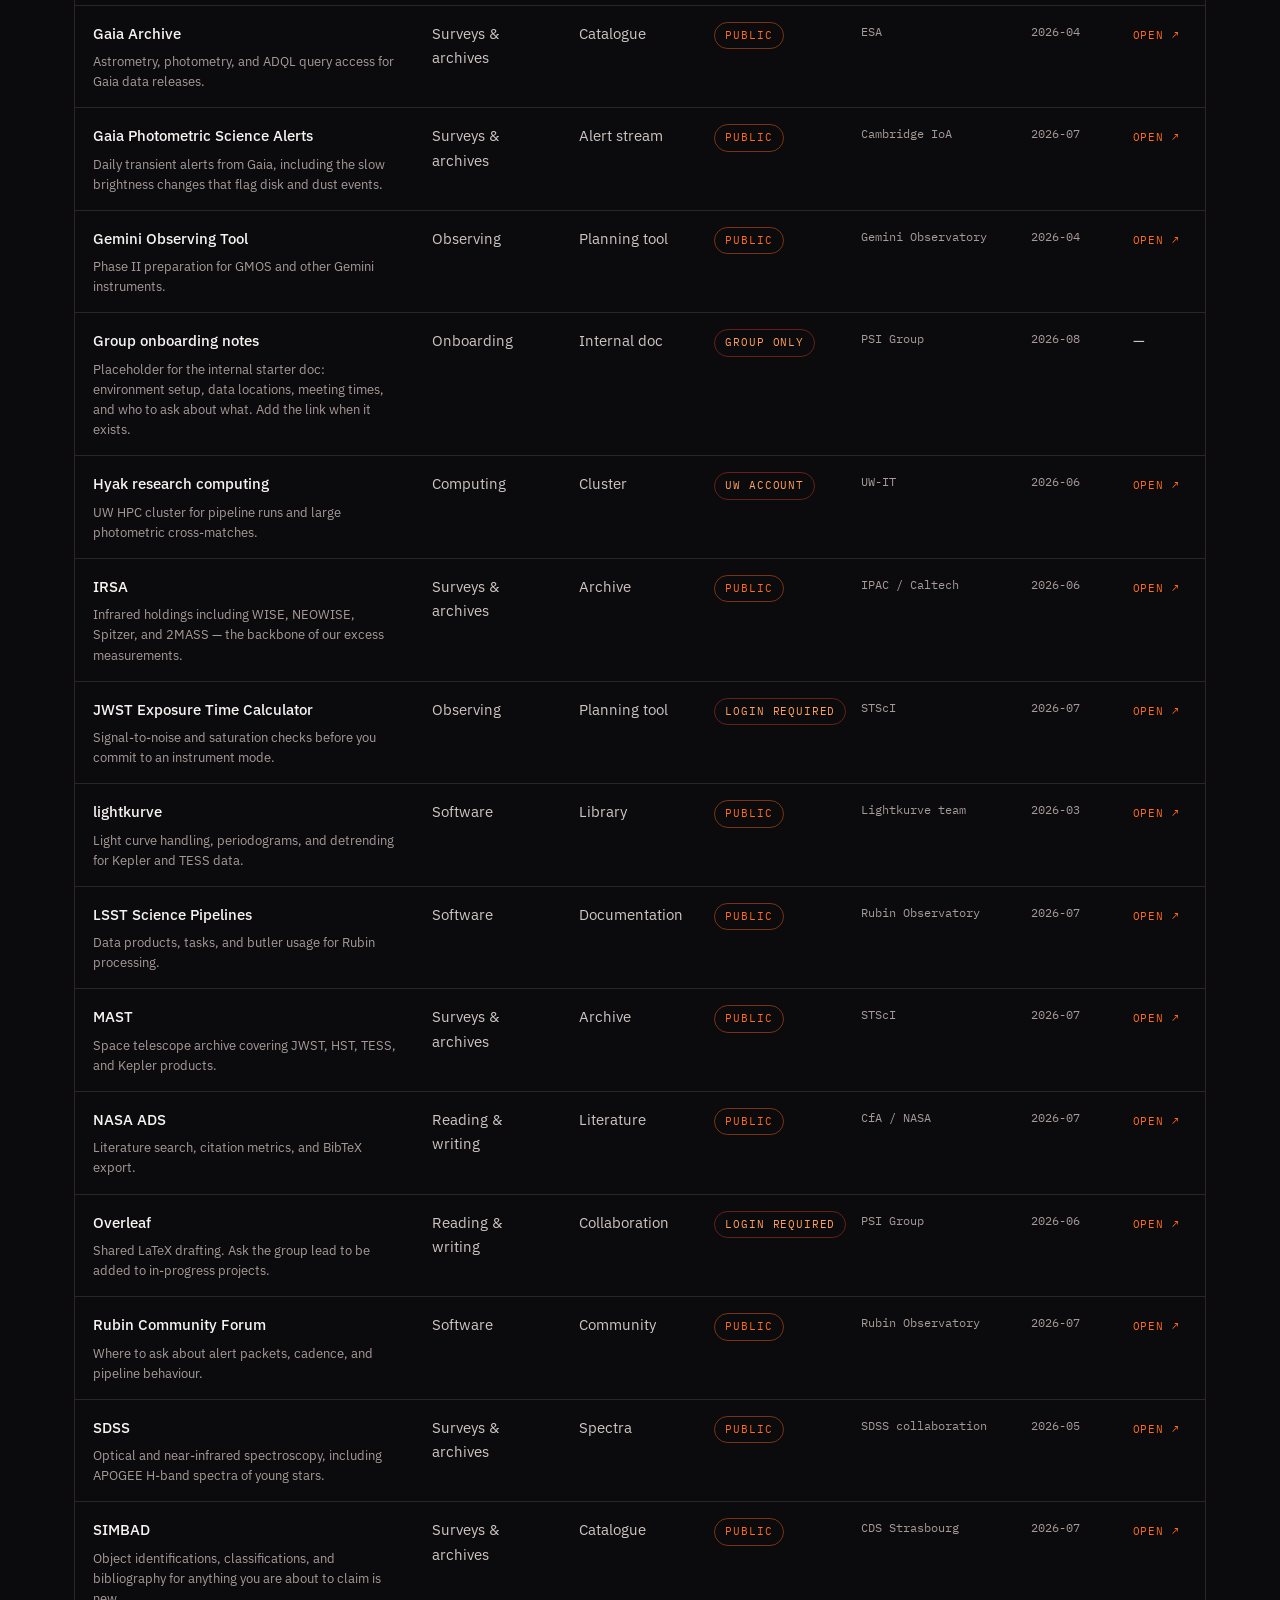
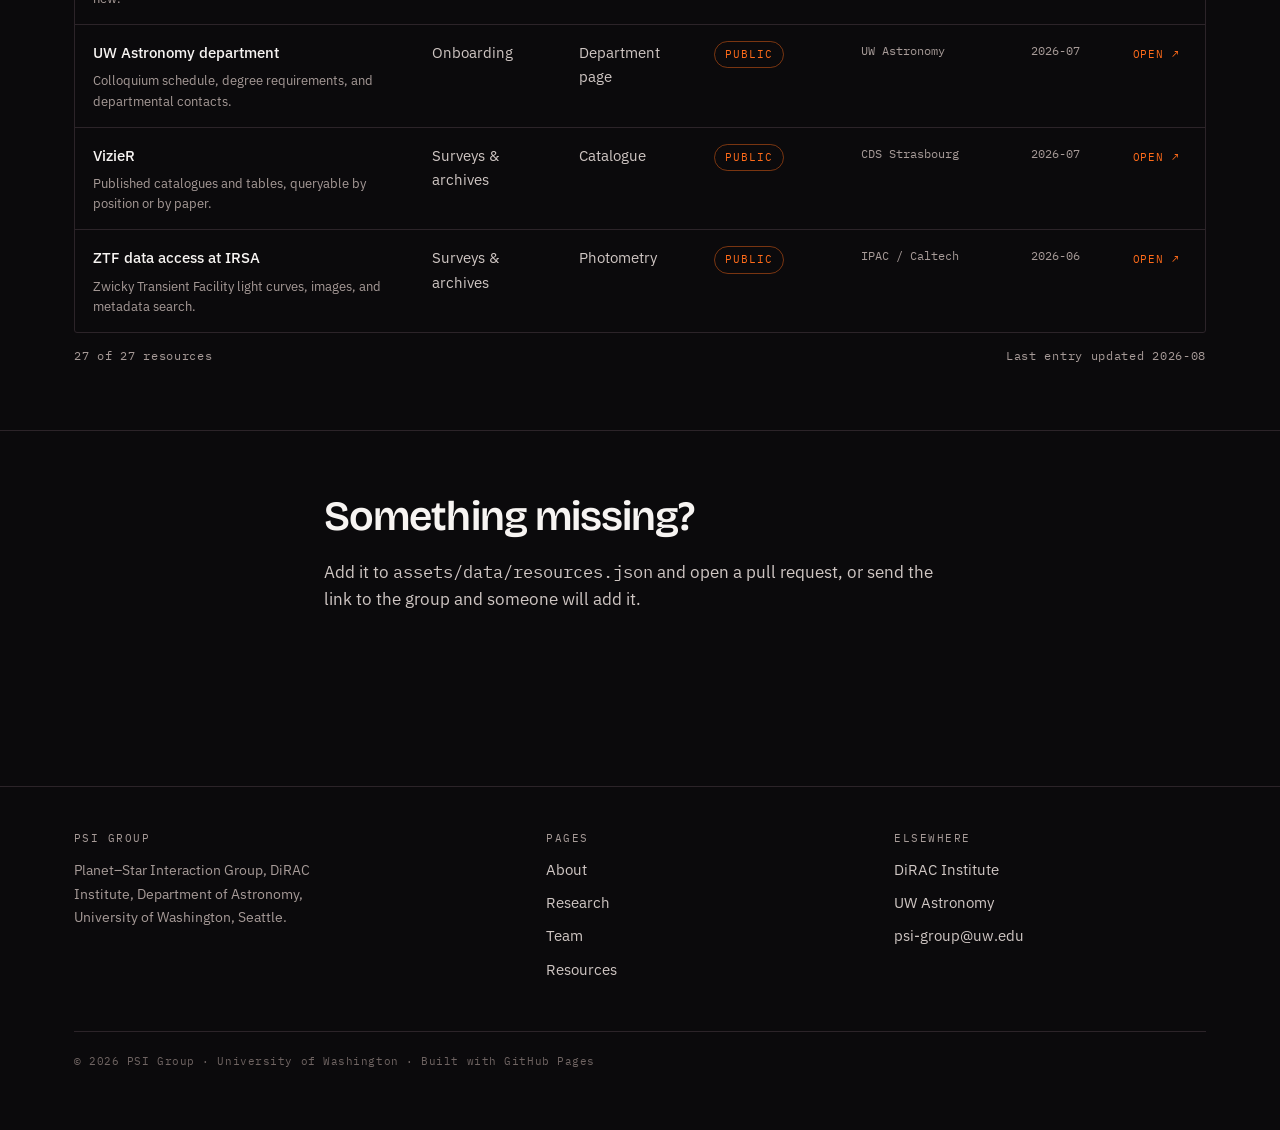
<file: resources.html>
<!DOCTYPE html>
<html lang="en">
<head>
<meta charset="utf-8">
<meta name="viewport" content="width=device-width, initial-scale=1">
<title>Resources — PSI Group · UW DiRAC</title>
<meta name="description" content="Searchable table of archives, software, observing tools, and onboarding material used by the PSI Group.">
<link rel="preconnect" href="https://fonts.googleapis.com">
<link rel="preconnect" href="https://fonts.gstatic.com" crossorigin>
<link href="https://fonts.googleapis.com/css2?family=Bricolage+Grotesque:opsz,wght@12..96,400;12..96,600;12..96,700&family=IBM+Plex+Mono:wght@400;500&family=IBM+Plex+Sans:wght@400;500&display=swap" rel="stylesheet">
<link rel="stylesheet" href="assets/css/psi.css">
</head>
<body>
<a class="skip" href="#main">Skip to content</a>

<header class="nav">
  <div class="wrap nav__inner">
    <a class="brand" href="index.html">
      <svg class="brand__mark" viewBox="0 0 30 18" aria-hidden="true"><path d="M0 5 H7 L9 5 C11 5 11 14 14 14 C17 14 17 5 19 5 H30"/></svg>
      <span>
        <span class="brand__name">PSI Group</span>
        <span class="brand__sub">DiRAC &middot; UW</span>
      </span>
    </a>
    <button class="nav__toggle" aria-expanded="false" aria-controls="navlinks">Menu</button>
    <ul class="nav__links" id="navlinks">
      <li><a href="index.html">Home</a></li>
      <li><a href="about.html">About</a></li>
      <li><a href="research.html">Research</a></li>
      <li><a href="team.html">Team</a></li>
      <li><a href="resources.html" aria-current="page">Resources</a></li>
    </ul>
  </div>
</header>

<main id="main">

  <section class="page-head">
    <div class="wrap">
      <p class="eyebrow">Resources</p>
      <h1>Archives, tools, and paperwork, in one table.</h1>
      <p class="lede">Everything the group reaches for regularly. Search by name or keyword, filter by category, and sort any column. New entries go in <span class="mono">assets/data/resources.json</span>.</p>
    </div>
  </section>

  <section class="band band--edge band--tight">
    <div class="wrap">
      <div class="controls">
        <label class="search">
          <svg width="15" height="15" viewBox="0 0 24 24" fill="none" stroke-width="2" aria-hidden="true"><circle cx="11" cy="11" r="7"/><line x1="16.5" y1="16.5" x2="22" y2="22"/></svg>
          <input id="res-search" type="search" placeholder="Search resources, tools, keywords" aria-label="Search resources">
        </label>
        <div class="chips" id="chips" role="group" aria-label="Filter by category"></div>
      </div>

      <div class="tablewrap">
        <table class="res">
          <thead><tr></tr></thead>
          <tbody id="res-body"></tbody>
        </table>
      </div>

      <div class="tablefoot">
        <span id="res-shown"></span>
        <span id="res-updated"></span>
      </div>
    </div>
  </section>

  <section class="band band--edge band--tight">
    <div class="wrap prose">
      <h2>Something missing?</h2>
      <p>Add it to <span class="mono">assets/data/resources.json</span> and open a pull request, or send the link to the group and someone will add it.</p>
    </div>
  </section>

</main>

<footer class="foot">
  <div class="wrap">
    <div class="foot__grid">
      <div>
        <h4>PSI Group</h4>
        <p class="foot__note">Planet&ndash;Star Interaction Group, DiRAC Institute, Department of Astronomy, University of Washington, Seattle.</p>
      </div>
      <div>
        <h4>Pages</h4>
        <ul>
          <li><a href="about.html">About</a></li>
          <li><a href="research.html">Research</a></li>
          <li><a href="team.html">Team</a></li>
          <li><a href="resources.html">Resources</a></li>
        </ul>
      </div>
      <div>
        <h4>Elsewhere</h4>
        <ul>
          <li><a href="https://dirac.astro.washington.edu/">DiRAC Institute</a></li>
          <li><a href="https://astro.washington.edu/">UW Astronomy</a></li>
          <li><a href="mailto:psi-group@uw.edu">psi-group@uw.edu</a></li>
        </ul>
      </div>
    </div>
    <p class="foot__legal">&copy; 2026 PSI Group &middot; University of Washington &middot; Built with GitHub Pages</p>
  </div>
</footer>

<script src="assets/js/site.js"></script>
<script src="assets/js/resources.js"></script>
</body>
</html>
</file>
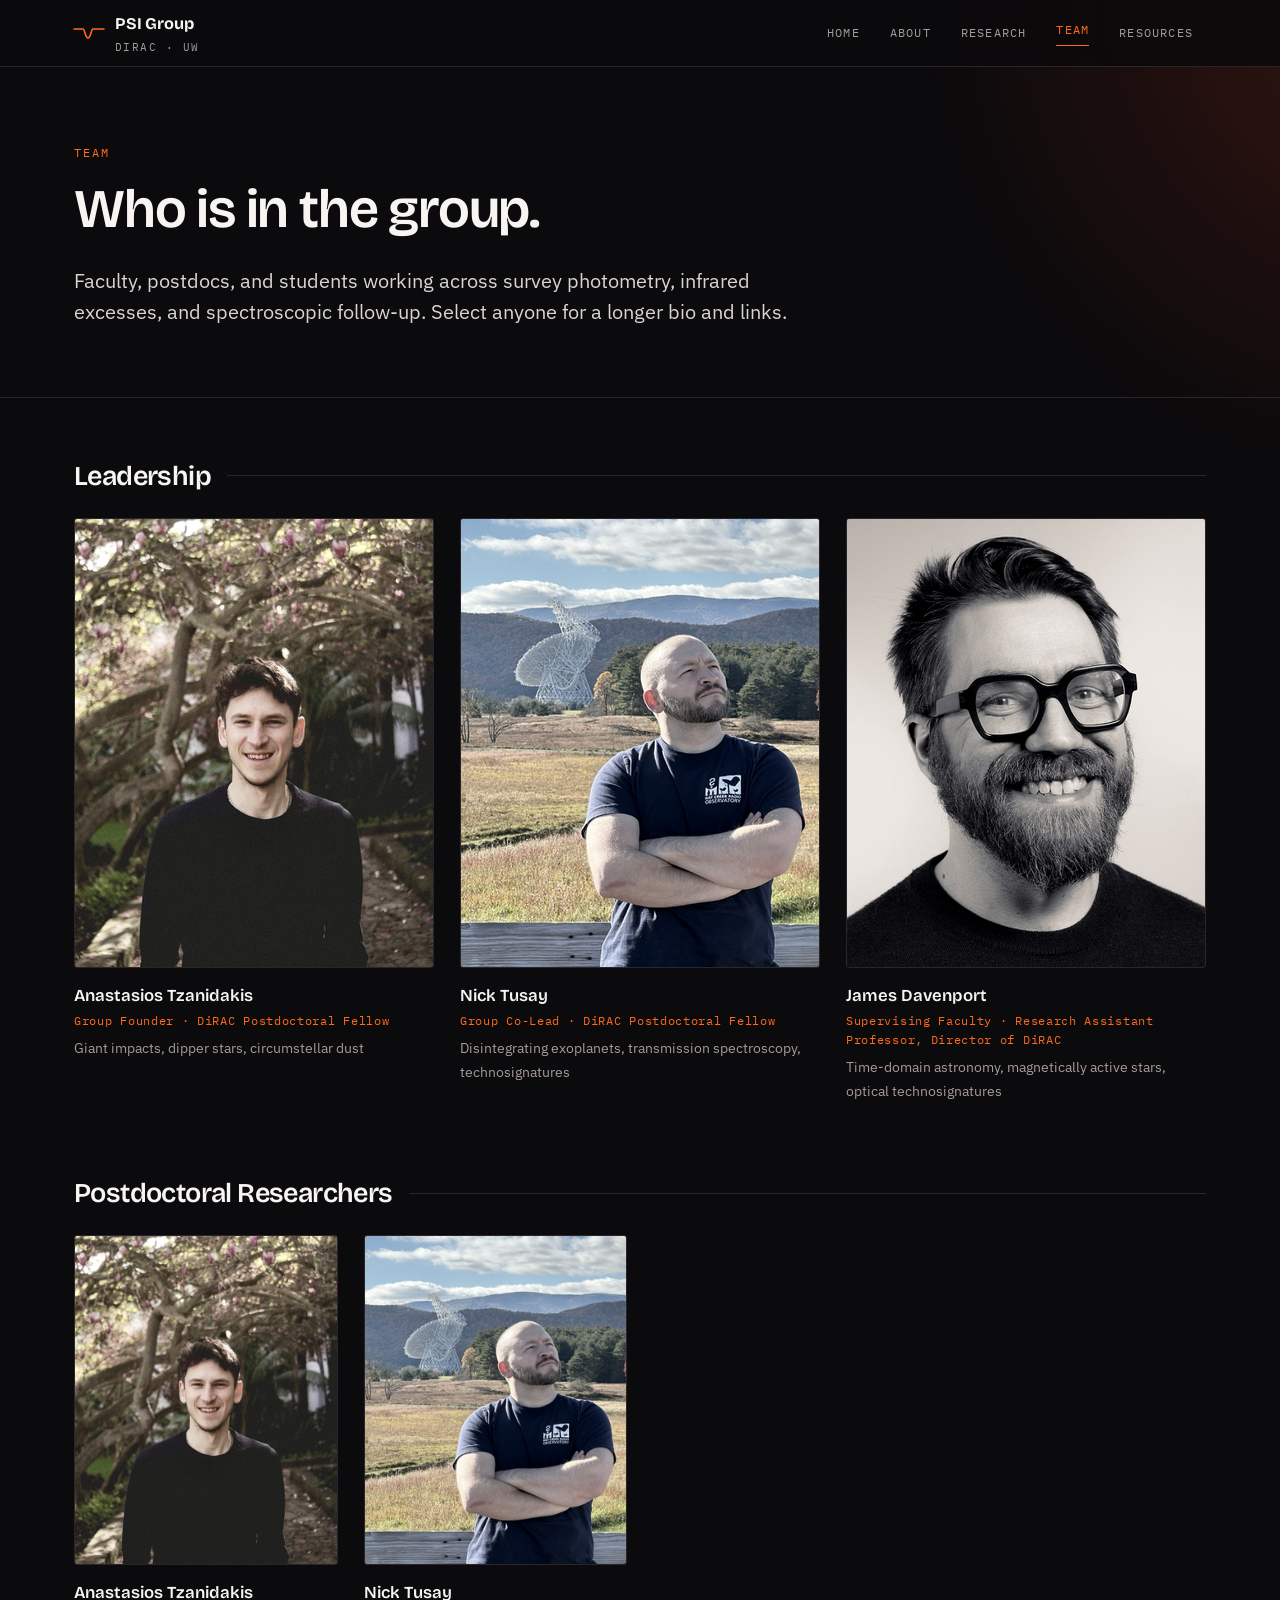
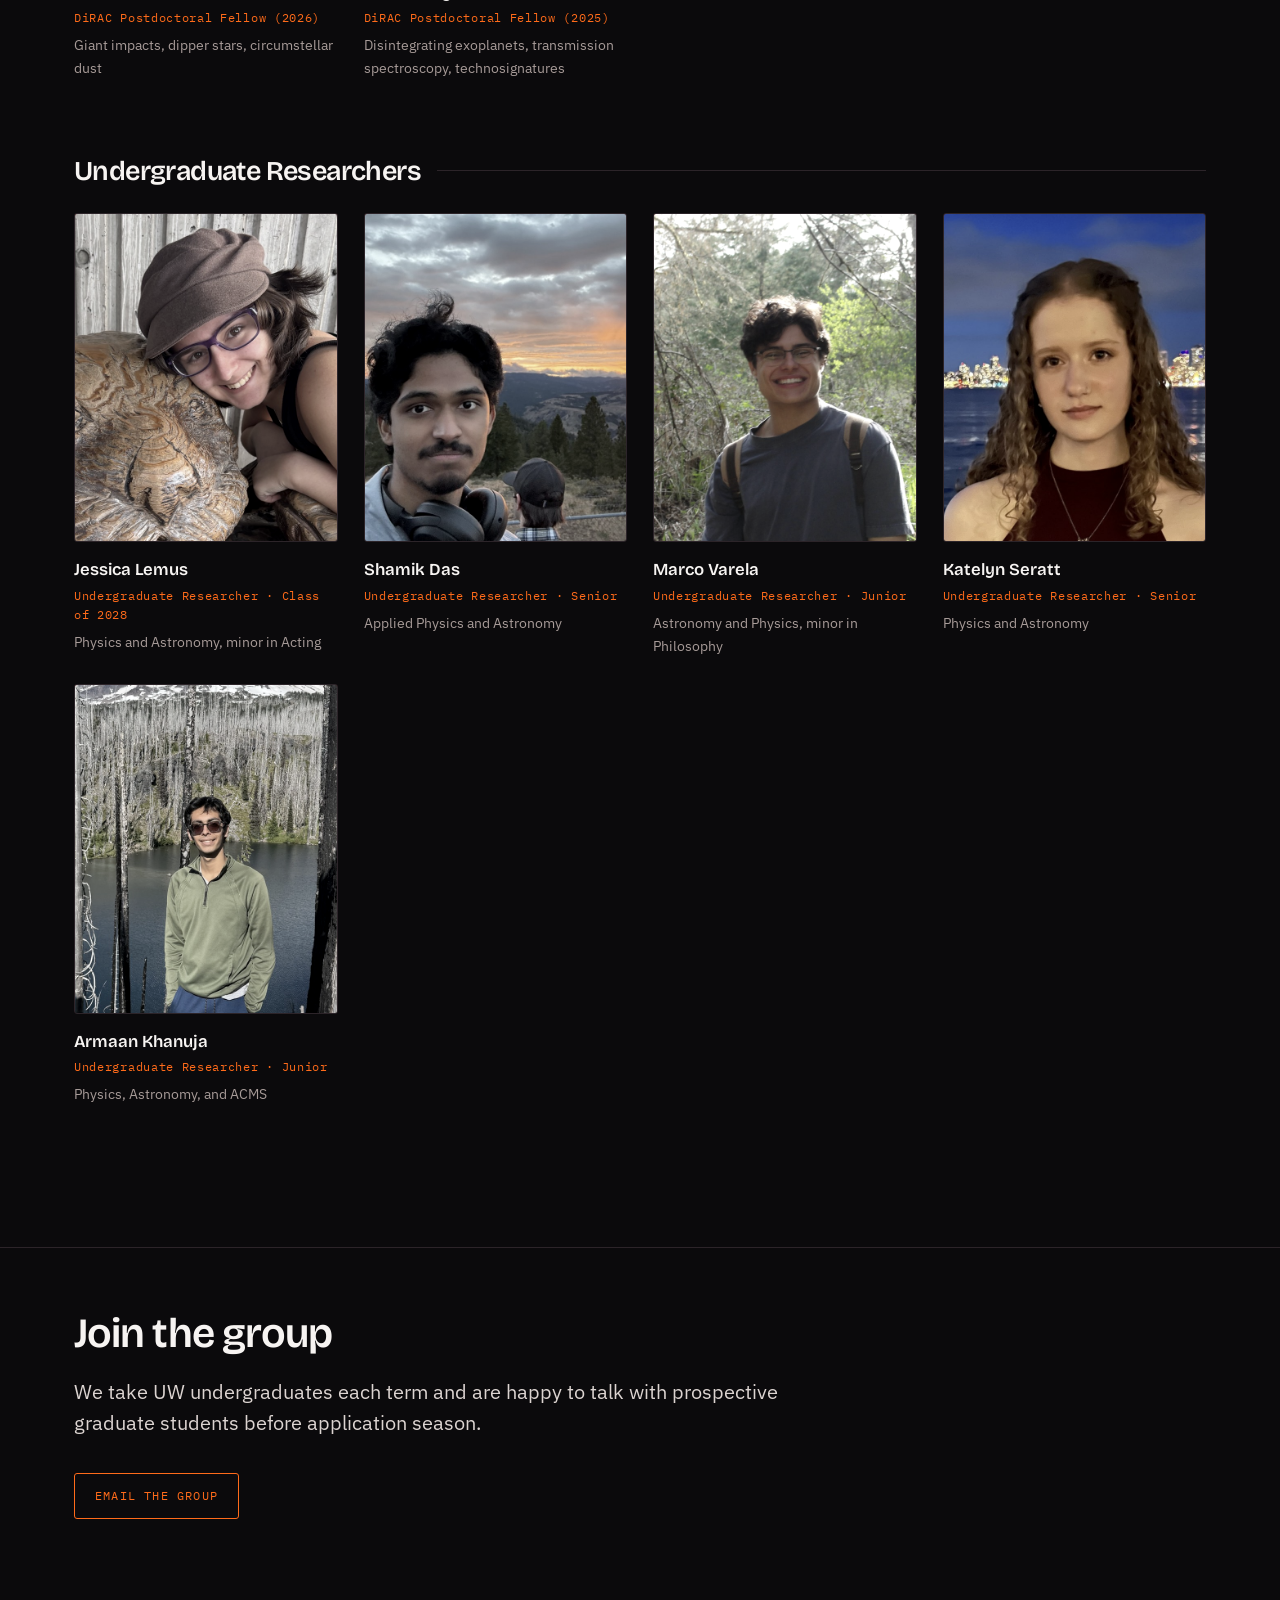
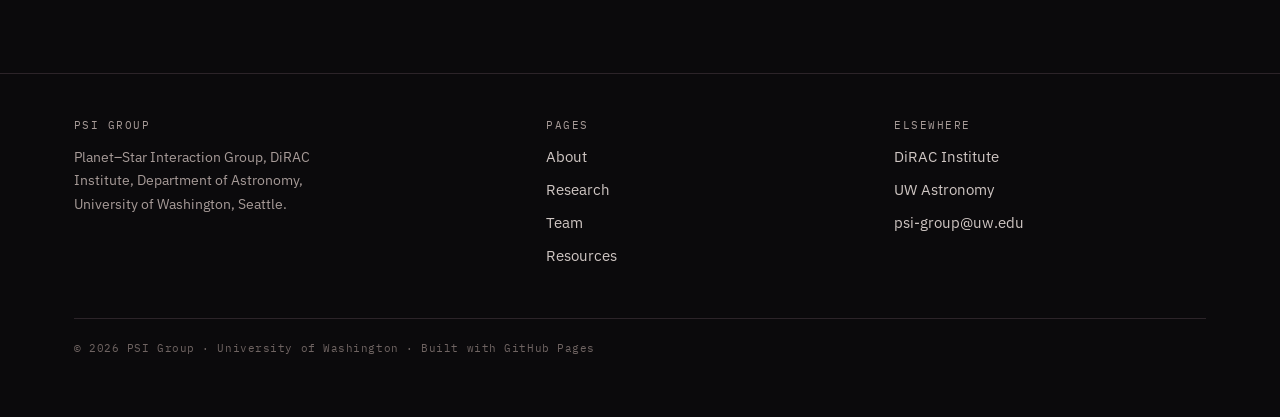
<file: team.html>
<!DOCTYPE html>
<html lang="en">
<head>
<meta charset="utf-8">
<meta name="viewport" content="width=device-width, initial-scale=1">
<title>Team — PSI Group · UW DiRAC</title>
<meta name="description" content="Faculty, postdocs, and students of the Planet–Star Interaction Group at UW DiRAC.">
<link rel="preconnect" href="https://fonts.googleapis.com">
<link rel="preconnect" href="https://fonts.gstatic.com" crossorigin>
<link href="https://fonts.googleapis.com/css2?family=Bricolage+Grotesque:opsz,wght@12..96,400;12..96,600;12..96,700&family=IBM+Plex+Mono:wght@400;500&family=IBM+Plex+Sans:wght@400;500&display=swap" rel="stylesheet">
<link rel="stylesheet" href="assets/css/psi.css">
</head>
<body>
<a class="skip" href="#main">Skip to content</a>

<header class="nav">
  <div class="wrap nav__inner">
    <a class="brand" href="index.html">
      <svg class="brand__mark" viewBox="0 0 30 18" aria-hidden="true"><path d="M0 5 H7 L9 5 C11 5 11 14 14 14 C17 14 17 5 19 5 H30"/></svg>
      <span>
        <span class="brand__name">PSI Group</span>
        <span class="brand__sub">DiRAC &middot; UW</span>
      </span>
    </a>
    <button class="nav__toggle" aria-expanded="false" aria-controls="navlinks">Menu</button>
    <ul class="nav__links" id="navlinks">
      <li><a href="index.html">Home</a></li>
      <li><a href="about.html">About</a></li>
      <li><a href="research.html">Research</a></li>
      <li><a href="team.html" aria-current="page">Team</a></li>
      <li><a href="resources.html">Resources</a></li>
    </ul>
  </div>
</header>

<main id="main">

  <section class="page-head">
    <div class="wrap">
      <p class="eyebrow">Team</p>
      <h1>Who is in the group.</h1>
      <p class="lede">Faculty, postdocs, and students working across survey photometry, infrared excesses, and spectroscopic follow-up. Select anyone for a longer bio and links.</p>
    </div>
  </section>

  <section class="band band--edge band--tight">
    <div class="wrap" id="team">
      <p class="empty">Loading the team&hellip;</p>
    </div>
  </section>

  <section class="band band--edge band--tight">
    <div class="wrap">
      <h2>Join the group</h2>
      <p class="lede">We take UW undergraduates each term and are happy to talk with prospective graduate students before application season.</p>
      <div class="hero__cta">
        <a class="btn" href="mailto:psi-group@uw.edu">Email the group</a>
      </div>
    </div>
  </section>

  <dialog class="sheet" id="sheet" aria-label="Group member details">
    <button class="sheet__close" type="button" aria-label="Close">&times;</button>
    <div class="sheet__body" id="sheet-body"></div>
  </dialog>

</main>

<footer class="foot">
  <div class="wrap">
    <div class="foot__grid">
      <div>
        <h4>PSI Group</h4>
        <p class="foot__note">Planet&ndash;Star Interaction Group, DiRAC Institute, Department of Astronomy, University of Washington, Seattle.</p>
      </div>
      <div>
        <h4>Pages</h4>
        <ul>
          <li><a href="about.html">About</a></li>
          <li><a href="research.html">Research</a></li>
          <li><a href="team.html">Team</a></li>
          <li><a href="resources.html">Resources</a></li>
        </ul>
      </div>
      <div>
        <h4>Elsewhere</h4>
        <ul>
          <li><a href="https://dirac.astro.washington.edu/">DiRAC Institute</a></li>
          <li><a href="https://astro.washington.edu/">UW Astronomy</a></li>
          <li><a href="mailto:psi-group@uw.edu">psi-group@uw.edu</a></li>
        </ul>
      </div>
    </div>
    <p class="foot__legal">&copy; 2026 PSI Group &middot; University of Washington &middot; Built with GitHub Pages</p>
  </div>
</footer>

<script src="assets/js/site.js"></script>
<script src="assets/js/team.js"></script>
</body>
</html>
</file>
<file: assets/css/psi.css>
/* ==========================================================================
   PSI Group — UW DiRAC Institute
   Palette: warm near-black ground, ember orange, rust red, bone white
   Type:    Bricolage Grotesque (display) / IBM Plex Sans (body) / IBM Plex Mono (data)
   ========================================================================== */

:root {
  --ink:        #0B0A0C;
  --ink-2:      #131013;
  --ink-3:      #1B161A;
  --line:       #2C2429;
  --rust:       #A33220;
  --rust-deep:  #6E2016;
  --ember:      #FF6B1A;
  --ember-soft: #FFA05C;
  --bone:       #F7F4F2;
  --ash:        #A79B98;

  --wrap: 1180px;
  --r: 3px;

  --f-display: "Bricolage Grotesque", "Helvetica Neue", Arial, sans-serif;
  --f-body: "IBM Plex Sans", system-ui, -apple-system, sans-serif;
  --f-mono: "IBM Plex Mono", ui-monospace, "SF Mono", Menlo, monospace;
}

*, *::before, *::after { box-sizing: border-box; }

html { -webkit-text-size-adjust: 100%; scroll-behavior: smooth; }

body {
  margin: 0;
  background: var(--ink);
  color: var(--bone);
  font-family: var(--f-body);
  font-size: 16.5px;
  line-height: 1.65;
  -webkit-font-smoothing: antialiased;
}

/* faint ember glow anchored top-right, like a source just off frame */
body::before {
  content: "";
  position: fixed;
  inset: -20vh -30vw auto auto;
  width: 70vw;
  height: 70vh;
  background: radial-gradient(circle at 70% 30%, rgba(163, 50, 32, .28), transparent 62%);
  pointer-events: none;
  z-index: 0;
}

img { max-width: 100%; display: block; }

a { color: var(--ember); text-decoration: none; }
a:hover { color: var(--ember-soft); }

:focus-visible {
  outline: 2px solid var(--ember);
  outline-offset: 3px;
}

.wrap { width: 100%; max-width: var(--wrap); margin: 0 auto; padding: 0 24px; position: relative; z-index: 1; }

.band { padding: clamp(56px, 8vw, 108px) 0; }
.band--tight { padding: clamp(36px, 5vw, 64px) 0; }
.band--edge { border-top: 1px solid var(--line); }

.skip {
  position: absolute; left: -9999px;
}
.skip:focus {
  left: 12px; top: 12px; z-index: 99;
  background: var(--ember); color: var(--ink);
  padding: 8px 14px; font-family: var(--f-mono); font-size: 13px;
}

/* ---------- type ---------- */

.eyebrow {
  font-family: var(--f-mono);
  font-size: 11.5px;
  letter-spacing: .16em;
  text-transform: uppercase;
  color: var(--ember);
  margin: 0 0 18px;
}
.eyebrow--ash { color: var(--ash); }

h1, h2, h3, h4 {
  font-family: var(--f-display);
  font-weight: 600;
  line-height: 1.04;
  letter-spacing: -.022em;
  margin: 0 0 .5em;
  text-wrap: balance;
}

h1 { font-size: clamp(2.4rem, 6.2vw, 4.6rem); }
h2 { font-size: clamp(1.75rem, 3.4vw, 2.6rem); }
h3 { font-size: 1.18rem; letter-spacing: -.01em; }

.lede {
  font-size: clamp(1.05rem, 1.6vw, 1.3rem);
  line-height: 1.55;
  color: #DCD4D1;
  max-width: 62ch;
}

.prose { max-width: 68ch; }
.prose p { color: #CFC6C3; margin: 0 0 1.15em; }
.prose h3 { margin-top: 2.2em; color: var(--bone); }
.prose ul { color: #CFC6C3; padding-left: 1.1em; }
.prose li { margin-bottom: .5em; }
.prose li::marker { color: var(--rust); }

.mono { font-family: var(--f-mono); }

.placeholder {
  font-family: var(--f-mono);
  font-size: 12px;
  letter-spacing: .05em;
  color: var(--ash);
  border-left: 2px solid var(--rust);
  padding: 10px 0 10px 14px;
  margin: 0 0 32px;
  max-width: 62ch;
}

/* ---------- nav ---------- */

.nav {
  position: sticky; top: 0; z-index: 20;
  background: rgba(11, 10, 12, .86);
  backdrop-filter: blur(10px);
  border-bottom: 1px solid var(--line);
}
.nav__inner {
  display: flex; align-items: center; justify-content: space-between;
  gap: 24px; min-height: 66px;
}
.brand { display: flex; align-items: center; gap: 11px; color: var(--bone); }
.brand:hover { color: var(--bone); }
.brand__mark { width: 30px; height: 18px; overflow: visible; }
.brand__mark path { fill: none; stroke: var(--ember); stroke-width: 1.6; stroke-linecap: round; }
.brand__name {
  font-family: var(--f-display);
  font-weight: 700; font-size: 1.02rem; letter-spacing: -.01em;
}
.brand__sub {
  font-family: var(--f-mono);
  font-size: 10.5px; letter-spacing: .14em; text-transform: uppercase;
  color: var(--ash); display: block; margin-top: 1px;
}

.nav__links { display: flex; align-items: center; gap: 4px; list-style: none; margin: 0; padding: 0; }
.nav__links a {
  display: block;
  font-family: var(--f-mono);
  font-size: 12px; letter-spacing: .1em; text-transform: uppercase;
  color: var(--ash);
  padding: 9px 13px;
  border-radius: var(--r);
}
.nav__links a:hover { color: var(--bone); background: var(--ink-3); }
.nav__links a[aria-current="page"] { color: var(--ember); }
.nav__links a[aria-current="page"]::after {
  content: ""; display: block; height: 1px; background: var(--ember); margin-top: 6px;
}

.nav__toggle {
  display: none;
  background: none; border: 1px solid var(--line); border-radius: var(--r);
  color: var(--bone); font-family: var(--f-mono); font-size: 12px;
  letter-spacing: .1em; padding: 8px 12px; cursor: pointer;
}

@media (max-width: 760px) {
  .nav__toggle { display: block; }
  .nav__links {
    display: none;
    position: absolute; left: 0; right: 0; top: 100%;
    flex-direction: column; align-items: stretch; gap: 0;
    background: var(--ink-2);
    border-bottom: 1px solid var(--line);
    padding: 8px 16px 16px;
  }
  .nav__links.is-open { display: flex; }
  .nav__links a { padding: 13px 8px; border-bottom: 1px solid var(--line); border-radius: 0; }
  .nav__links a[aria-current="page"]::after { display: none; }
}

/* ---------- hero / light curve signature ---------- */

.hero { padding: clamp(52px, 8vw, 96px) 0 clamp(20px, 3vw, 36px); }
.hero h1 { max-width: 20ch; }
.hero h1 em { font-style: normal; color: var(--ember); }
.hero .lede { margin-top: 26px; }
.hero__cta { display: flex; flex-wrap: wrap; gap: 12px; margin-top: 34px; }

.btn {
  font-family: var(--f-mono);
  font-size: 12px; letter-spacing: .1em; text-transform: uppercase;
  padding: 12px 20px; border-radius: var(--r);
  border: 1px solid var(--ember); color: var(--ember);
}
.btn:hover { background: var(--ember); color: var(--ink); }
.btn--ghost { border-color: var(--line); color: var(--ash); }
.btn--ghost:hover { background: var(--ink-3); color: var(--bone); border-color: var(--ash); }

.curve { padding-bottom: clamp(24px, 4vw, 48px); }
.curve svg { width: 100%; height: auto; display: block; }
.curve figcaption {
  display: flex; justify-content: space-between; gap: 16px; margin-top: 10px;
  font-family: var(--f-mono); font-size: 10.5px; letter-spacing: .1em;
  text-transform: uppercase; color: var(--ash);
}
.curve__frame { stroke: var(--line); stroke-width: 1; fill: none; }
.curve__band { fill: rgba(163, 50, 32, .14); }
.curve__line {
  fill: none; stroke: var(--ember); stroke-width: 2;
  stroke-linecap: round; stroke-linejoin: round;
  stroke-dasharray: 1520; stroke-dashoffset: 1520;
  animation: draw 2.6s cubic-bezier(.35, .1, .2, 1) .25s forwards;
}
.curve__pt { fill: var(--ember-soft); opacity: 0; animation: pop .5s ease forwards; }
.curve__label {
  font-family: var(--f-mono); font-size: 10.5px; letter-spacing: .1em;
  text-transform: uppercase; fill: var(--ash);
}
.curve__note { font-family: var(--f-mono); font-size: 11px; fill: var(--ember); letter-spacing: .06em; }
.curve__tick { stroke: var(--line); stroke-width: 1; }
.curve__lead { stroke: var(--rust); stroke-width: 1; stroke-dasharray: 3 3; }

@keyframes draw { to { stroke-dashoffset: 0; } }
@keyframes pop { to { opacity: 1; } }

@media (prefers-reduced-motion: reduce) {
  html { scroll-behavior: auto; }
  .curve__line { animation: none; stroke-dashoffset: 0; }
  .curve__pt { animation: none; opacity: 1; }
  .reveal { opacity: 1 !important; transform: none !important; }
}

/* ---------- reveal on scroll ---------- */

.reveal { opacity: 0; transform: translateY(14px); transition: opacity .6s ease, transform .6s ease; }
.reveal.is-in { opacity: 1; transform: none; }

/* ---------- page head ---------- */

.page-head { padding: clamp(48px, 6vw, 84px) 0 clamp(28px, 4vw, 48px); }
.page-head h1 { font-size: clamp(2.1rem, 4.6vw, 3.4rem); max-width: 22ch; }

/* ---------- cards / threads ---------- */

.grid { display: grid; gap: 1px; background: var(--line); border: 1px solid var(--line); }
.grid--2 { grid-template-columns: repeat(2, 1fr); }
.grid--3 { grid-template-columns: repeat(3, 1fr); }

.cell {
  background: var(--ink);
  padding: 30px 28px 34px;
  transition: background .25s ease;
}
a.cell:hover { background: var(--ink-3); }
.cell__idx {
  font-family: var(--f-mono); font-size: 11px; letter-spacing: .12em;
  color: var(--rust); display: block; margin-bottom: 20px;
}
.cell h3 { color: var(--bone); margin-bottom: .6em; }
.cell p { color: #B8AEAB; font-size: .95rem; margin: 0; }
.cell__more {
  font-family: var(--f-mono); font-size: 11px; letter-spacing: .1em;
  text-transform: uppercase; color: var(--ember); display: inline-block; margin-top: 18px;
}

@media (max-width: 900px) { .grid--3 { grid-template-columns: 1fr 1fr; } }
@media (max-width: 640px) { .grid--2, .grid--3 { grid-template-columns: 1fr; } }

/* ---------- news ---------- */

.log { list-style: none; margin: 0; padding: 0; border-top: 1px solid var(--line); }
.log li {
  display: grid; grid-template-columns: 120px 1fr; gap: 24px;
  padding: 20px 0; border-bottom: 1px solid var(--line);
}
.log time { font-family: var(--f-mono); font-size: 12px; color: var(--ash); letter-spacing: .05em; padding-top: 3px; }
.log p { margin: 0; color: #CFC6C3; }
.log__post > div { display: grid; gap: 14px; }
.log__figure { margin: 0; }
.log__figure img { display: block; width: 100%; height: auto; border-radius: 6px; border: 1px solid var(--line); }
.log__figure figcaption { font-family: var(--f-mono); font-size: 12px; color: var(--ash); letter-spacing: .05em; margin-top: 8px; }
@media (max-width: 560px) { .log li { grid-template-columns: 1fr; gap: 6px; } }
@media (max-width: 680px) { .shead { flex-direction: column; gap: 10px; align-items: flex-start; } }

/* ---------- section headers with rule ---------- */

.shead {
  display: flex; align-items: baseline; justify-content: space-between;
  gap: 20px; margin-bottom: 34px; padding-bottom: 14px;
  border-bottom: 1px solid var(--line);
}
.shead h2 { margin: 0; }
.shead .eyebrow { margin: 0; }

/* ---------- team ---------- */

.team-group { margin-bottom: clamp(48px, 6vw, 76px); }
.team-group__head {
  display: flex; align-items: center; gap: 16px; margin-bottom: 28px;
}
.team-group__head h2 { font-size: clamp(1.3rem, 2.2vw, 1.7rem); margin: 0; }
.team-group__count { font-family: var(--f-mono); font-size: 11px; color: var(--ash); letter-spacing: .12em; }
.team-group__rule { flex: 1; height: 1px; background: var(--line); }

.people { display: grid; gap: 26px; align-items: start; grid-template-columns: repeat(auto-fill, minmax(210px, 1fr)); }
.people--lead { grid-template-columns: repeat(auto-fill, minmax(268px, 1fr)); }

.person { background: none; border: 0; padding: 0; text-align: left; color: inherit; cursor: pointer; font: inherit; }
.person__frame {
  position: relative; aspect-ratio: 4 / 5; overflow: hidden;
  border: 1px solid var(--line); border-radius: var(--r);
  background: linear-gradient(150deg, var(--rust-deep), var(--ink-3) 70%);
}
.person__frame img {
  width: 100%; height: 100%; object-fit: cover;
  filter: grayscale(.35) contrast(1.03);
  transition: filter .35s ease, transform .5s ease;
}
.person:hover .person__frame img, .person:focus-visible .person__frame img {
  filter: grayscale(0) contrast(1); transform: scale(1.03);
}
.person__initials {
  position: absolute; inset: 0; display: grid; place-items: center;
  font-family: var(--f-display); font-size: 2.4rem; font-weight: 700;
  color: rgba(247, 244, 242, .5); letter-spacing: -.02em;
}
.person__name { font-family: var(--f-display); font-weight: 600; font-size: 1.05rem; margin: 14px 0 3px; }
.person__role { font-family: var(--f-mono); font-size: 11.5px; letter-spacing: .06em; color: var(--ember); margin: 0; }
.person__focus { font-size: .88rem; color: var(--ash); margin: 6px 0 0; }

/* person detail dialog */
.sheet {
  border: 1px solid var(--line); border-radius: var(--r);
  background: var(--ink-2); color: var(--bone);
  max-width: 680px; width: calc(100% - 32px); padding: 0;
}
.sheet::backdrop { background: rgba(5, 4, 6, .78); backdrop-filter: blur(3px); }
.sheet__body { display: grid; grid-template-columns: 200px 1fr; gap: 28px; padding: 28px; }
.sheet__close {
  position: absolute; top: 14px; right: 16px;
  background: none; border: 0; color: var(--ash); cursor: pointer;
  font-family: var(--f-mono); font-size: 18px; line-height: 1;
}
.sheet__close:hover { color: var(--ember); }
.sheet h3 { font-size: 1.5rem; margin: 0 0 4px; }
.sheet__meta { font-family: var(--f-mono); font-size: 11.5px; letter-spacing: .06em; color: var(--ember); margin: 0 0 16px; }
.sheet p { color: #CFC6C3; font-size: .95rem; }
.sheet__links { display: flex; flex-wrap: wrap; gap: 8px; margin-top: 18px; }
.sheet__links a {
  font-family: var(--f-mono); font-size: 11px; letter-spacing: .08em; text-transform: uppercase;
  border: 1px solid var(--line); border-radius: var(--r); padding: 7px 12px; color: var(--ash);
}
.sheet__links a:hover { border-color: var(--ember); color: var(--ember); }
@media (max-width: 620px) { .sheet__body { grid-template-columns: 1fr; } }

/* ---------- resources table ---------- */

.controls { display: flex; flex-wrap: wrap; gap: 14px; align-items: center; margin-bottom: 22px; }
.search {
  flex: 1 1 260px; display: flex; align-items: center; gap: 10px;
  border: 1px solid var(--line); border-radius: var(--r); padding: 0 14px;
  background: var(--ink-2);
}
.search input {
  flex: 1; background: none; border: 0; color: var(--bone);
  font-family: var(--f-mono); font-size: 13px; padding: 12px 0;
}
.search input::placeholder { color: #6F6462; }
.search input:focus { outline: none; }
.search:focus-within { border-color: var(--ember); }
.search svg { flex: none; stroke: var(--ash); }

.chips { display: flex; flex-wrap: wrap; gap: 7px; }
.chip {
  font-family: var(--f-mono); font-size: 11px; letter-spacing: .08em; text-transform: uppercase;
  background: none; border: 1px solid var(--line); border-radius: 999px;
  color: var(--ash); padding: 7px 14px; cursor: pointer;
  transition: all .2s ease;
}
.chip:hover { color: var(--bone); border-color: var(--ash); }
.chip[aria-pressed="true"] { background: var(--rust); border-color: var(--rust); color: var(--bone); }

.tablewrap { border: 1px solid var(--line); border-radius: var(--r); overflow-x: auto; }
table.res { width: 100%; border-collapse: collapse; min-width: 1000px; table-layout: fixed; }
.res th:nth-child(1) { width: 30%; }
.res th:nth-child(2) { width: 13%; }
.res th:nth-child(3) { width: 12%; }
.res th:nth-child(4) { width: 13%; }
.res th:nth-child(5) { width: 15%; }
.res th:nth-child(6) { width: 9%; }
.res th:nth-child(7) { width: 8%; }
.res thead th {
  position: sticky; top: 0; z-index: 2;
  background: var(--ink-3);
  font-family: var(--f-mono); font-size: 10.5px; letter-spacing: .12em; text-transform: uppercase;
  color: var(--ash); text-align: left; font-weight: 400;
  padding: 0; border-bottom: 1px solid var(--line); white-space: nowrap;
}
.res thead button {
  width: 100%; background: none; border: 0; color: inherit; font: inherit;
  letter-spacing: inherit; text-transform: inherit; text-align: left;
  padding: 14px 18px; cursor: pointer; display: flex; align-items: center; gap: 7px;
}
.res thead button:hover { color: var(--bone); }
.res th[aria-sort] button { color: var(--ember); }
.res .arrow { opacity: 0; font-size: 9px; }
.res th[aria-sort] .arrow { opacity: 1; }
.res tbody tr { border-bottom: 1px solid var(--line); transition: background .18s ease; }
.res tbody tr:last-child { border-bottom: 0; }
.res tbody tr:hover { background: var(--ink-2); }
.res td { padding: 16px 18px; vertical-align: top; font-size: .92rem; color: #CFC6C3; }
.res .t-val { min-width: 0; }
.res .t-name { color: var(--bone); font-weight: 500; }
.res .t-desc { color: var(--ash); font-size: .84rem; margin-top: 5px; line-height: 1.5; }
.res .t-mono { font-family: var(--f-mono); font-size: 12px; color: var(--ash); }
.res .t-open {
  font-family: var(--f-mono); font-size: 11px; letter-spacing: .08em; text-transform: uppercase;
  white-space: nowrap;
}
.res .t-open::after { content: " ↗"; }

.tag {
  display: inline-block;
  font-family: var(--f-mono); font-size: 10.5px; letter-spacing: .08em; text-transform: uppercase;
  border: 1px solid var(--line); border-radius: 999px; padding: 4px 10px; color: var(--ash);
  white-space: nowrap;
}
.tag--open { border-color: rgba(255, 107, 26, .45); color: var(--ember); }
.tag--group { border-color: rgba(163, 50, 32, .6); color: var(--ember-soft); }

.tablefoot {
  display: flex; justify-content: space-between; gap: 16px;
  font-family: var(--f-mono); font-size: 11.5px; color: var(--ash);
  letter-spacing: .06em; margin-top: 14px;
}

.empty { padding: 46px 18px; text-align: center; font-family: var(--f-mono); font-size: 13px; color: var(--ash); }

/* stacked table on small screens */
@media (max-width: 720px) {
  .tablewrap { border: 0; overflow: visible; }
  table.res { min-width: 0; table-layout: auto; }
  .res thead { display: none; }
  .res tbody tr {
    display: block; border: 1px solid var(--line); border-radius: var(--r);
    padding: 6px 2px; margin-bottom: 12px;
  }
  .res td { display: flex; gap: 14px; padding: 8px 16px; border: 0; }
  .res .t-val { flex: 1; }
  .res td::before {
    content: attr(data-label);
    flex: none; width: 84px;
    font-family: var(--f-mono); font-size: 10px; letter-spacing: .1em; text-transform: uppercase;
    color: #6F6462; padding-top: 3px;
  }
  .res .t-desc { max-width: none; }
}

/* ---------- footer ---------- */

.foot { border-top: 1px solid var(--line); padding: 46px 0 60px; margin-top: clamp(48px, 7vw, 96px); }
.foot__grid { display: grid; grid-template-columns: 1.4fr 1fr 1fr; gap: 36px; }
.foot h4 {
  font-family: var(--f-mono); font-size: 10.5px; letter-spacing: .14em; text-transform: uppercase;
  color: var(--ash); font-weight: 400; margin: 0 0 14px;
}
.foot ul { list-style: none; margin: 0; padding: 0; }
.foot li { margin-bottom: 9px; font-size: .92rem; }
.foot a { color: #CFC6C3; }
.foot a:hover { color: var(--ember); }
.foot__note { font-size: .9rem; color: var(--ash); max-width: 34ch; margin: 0; }
.foot__legal {
  font-family: var(--f-mono); font-size: 11px; color: #6F6462; letter-spacing: .05em;
  margin: 40px 0 0; padding-top: 20px; border-top: 1px solid var(--line);
}
@media (max-width: 700px) { .foot__grid { grid-template-columns: 1fr; gap: 28px; } }
</file>
